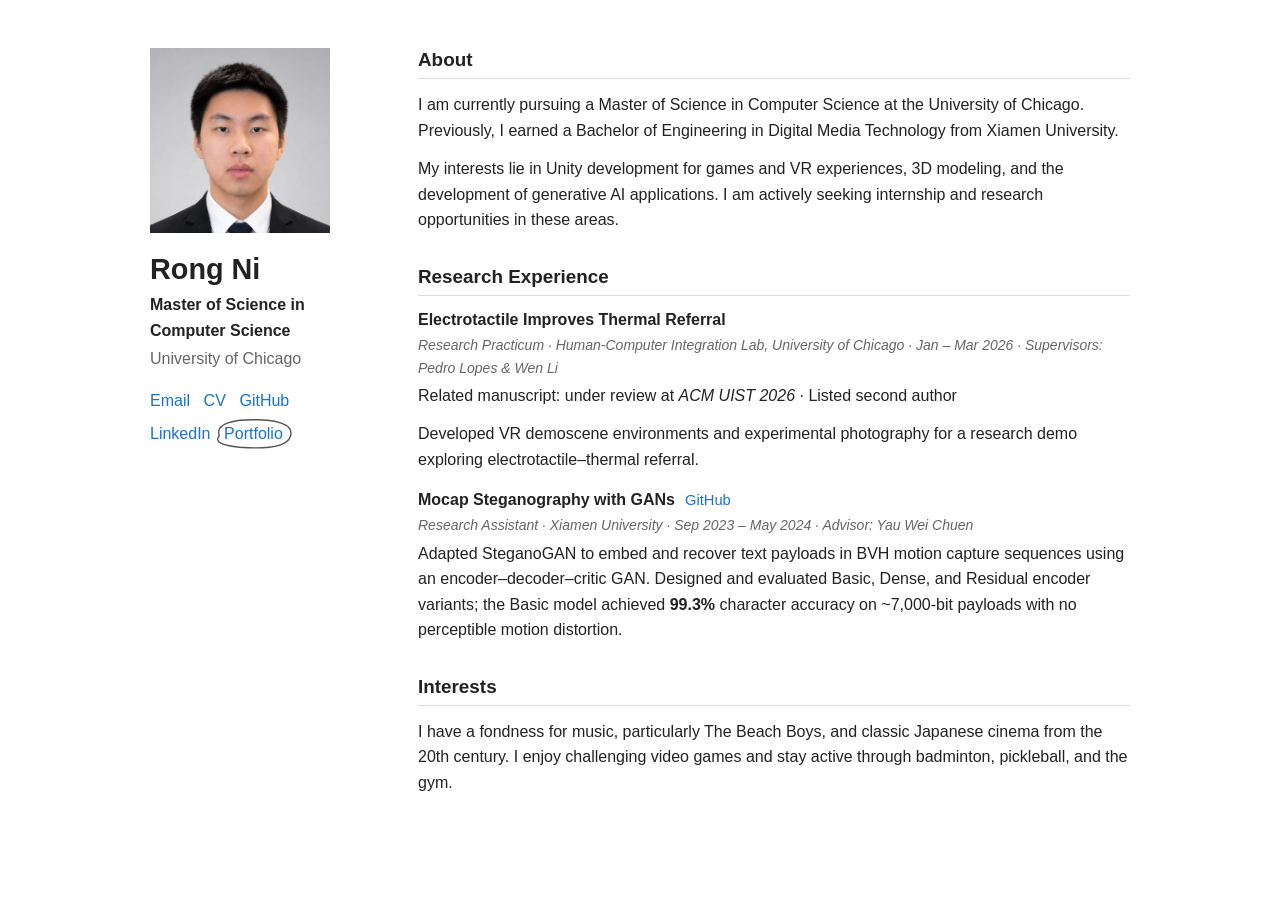
<file: index.html>
<!doctype html>
<html lang="en">
  <head>
    <meta charset="utf-8" />
    <meta name="viewport" content="width=device-width, initial-scale=1" />
    <title>Rong Ni</title>
    <meta
      name="description"
      content="Rong Ni is a Master of Science student in Computer Science at the University of Chicago with interests in Unity development for games and VR, 3D modeling, and generative AI applications."
    />
    <link rel="icon" href="favicon.svg" type="image/svg+xml" />
    <link rel="stylesheet" href="styles.css" />
  </head>
  <body>
    <div class="page">
      <aside class="sidebar">
        <div class="portrait-frame">
          <img
            class="portrait"
            src="materials/portrait.jpg"
            alt="Portrait of Rong Ni"
          />
        </div>
        <h1>Rong Ni</h1>
        <p class="role">Master of Science in Computer Science</p>
        <p class="affiliation">University of Chicago</p>

        <nav aria-label="Profile links">
          <a href="mailto:rongn@uchicago.edu">Email</a>
          <a href="materials/RongNi.pdf">CV</a>
          <a href="https://github.com/Tentengg">GitHub</a>
          <span aria-hidden="true" style="flex-basis:100%;height:0;"></span>
          <a href="https://www.linkedin.com/in/rong-ni-085b4b295/">LinkedIn</a>
          <span class="portfolio-mark">
            <a href="portfolio/">Portfolio</a>
            <svg viewBox="0 0 110 44" aria-hidden="true">
              <path
                id="portfolio-loop"
                d="M17 24C12 11 31 5 61 6C90 7 101 14 97 25C93 37 69 39 40 37C20 35 11 31 17 24Z"
              />
              <path
                class="portfolio-loop"
                d="M17 24C12 11 31 5 61 6C90 7 101 14 97 25C93 37 69 39 40 37C20 35 11 31 17 24Z"
              />
            </svg>
          </span>
        </nav>
      </aside>

      <main>
        <section aria-labelledby="about-title">
          <h2 id="about-title">About</h2>
          <p>
            I am currently pursuing a Master of Science in Computer Science at the University of
            Chicago. Previously, I earned a Bachelor of Engineering in Digital Media Technology from
            Xiamen University.
          </p>
          <p>
            My interests lie in Unity development for games and VR experiences,
            3D modeling, and the development of generative AI applications.
            I am actively seeking internship and research opportunities in these areas.
          </p>
        </section>

        <section aria-labelledby="projects-title">
          <h2 id="projects-title">Research Experience</h2>
          <article>
            <h3>Electrotactile Improves Thermal Referral</h3>
            <p class="meta">
              Research Practicum &middot; Human-Computer Integration Lab, University of Chicago
              &middot; Jan &ndash; Mar 2026 &middot; Supervisors: Pedro Lopes &amp; Wen Li
            </p>
            <p>
              Related manuscript: under review at <em>ACM UIST 2026</em> &middot;
              Listed second author
            </p>
            <p>
              Developed VR demoscene environments and experimental photography for a
              research demo exploring electrotactile&ndash;thermal referral.
            </p>
          </article>
          <article>
            <h3>
              Mocap Steganography with GANs
              <a href="https://github.com/Tentengg/mocap-steganography">GitHub</a>
            </h3>
            <p class="meta">
              Research Assistant &middot; Xiamen University &middot; Sep 2023 &ndash; May 2024
              &middot; Advisor: Yau Wei Chuen
            </p>
            <p>
              Adapted SteganoGAN to embed and recover text payloads in BVH motion capture
              sequences using an encoder&ndash;decoder&ndash;critic GAN. Designed and evaluated
              Basic, Dense, and Residual encoder variants; the Basic model achieved
              <strong>99.3%</strong> character accuracy on ~7,000-bit payloads with no
              perceptible motion distortion.
            </p>
          </article>
        </section>

        <section aria-labelledby="interests-title">
          <h2 id="interests-title">Interests</h2>
          <p>
            I have a fondness for music, particularly The Beach Boys, and classic Japanese
            cinema from the 20th century. I enjoy challenging video games and stay active
            through badminton, pickleball, and the gym.
          </p>
        </section>

      </main>
    </div>
  </body>
</html>
</file>
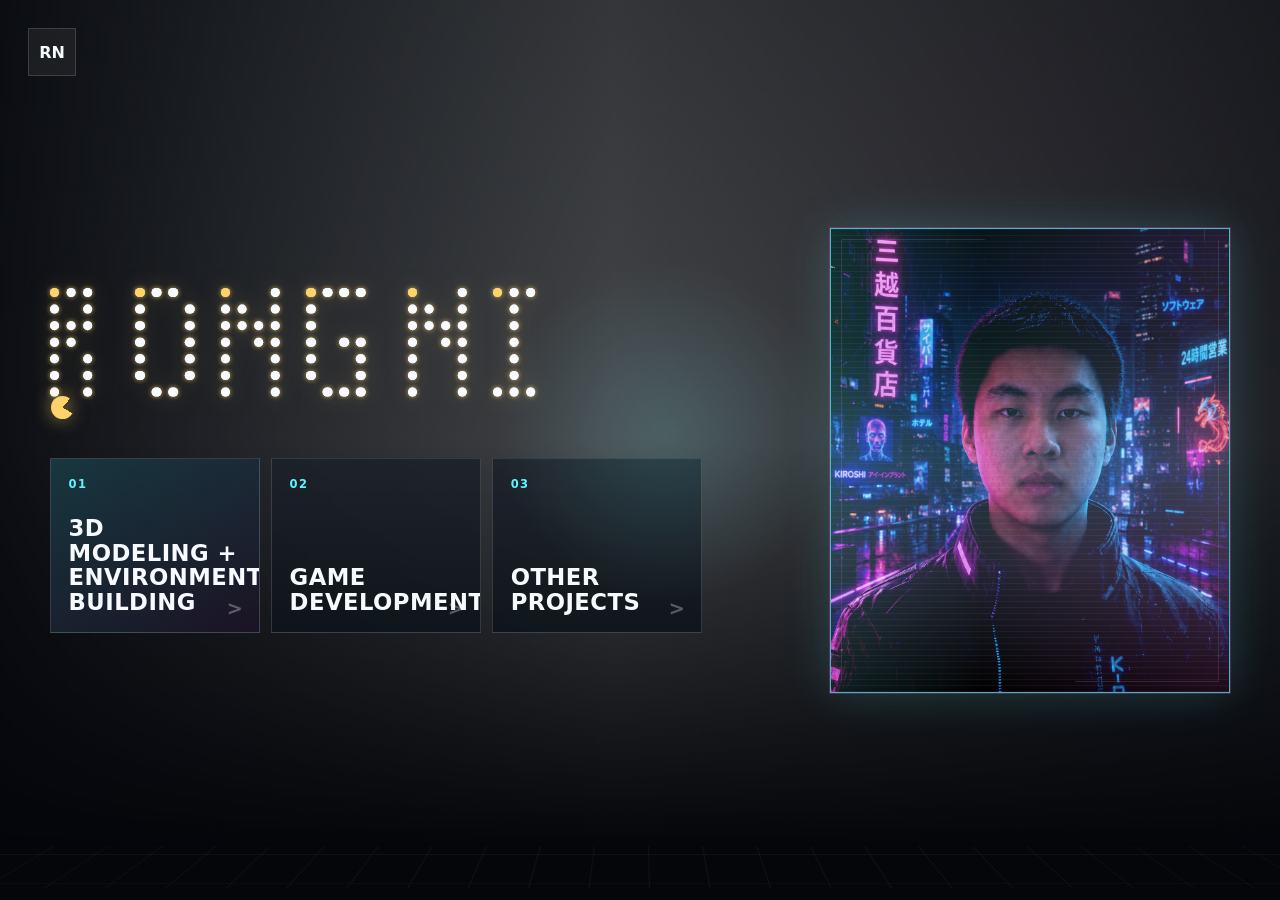
<file: portfolio/index.html>
<!doctype html>
<html lang="en">
  <head>
    <meta charset="utf-8" />
    <meta name="viewport" content="width=device-width, initial-scale=1" />
    <title>Rong Ni | Portfolio</title>
    <meta
      name="description"
      content="Portfolio of Rong Ni, featuring software projects, game development, and 3D modeling plus environment design."
    />
    <link rel="icon" href="favicon.svg" type="image/svg+xml" />
    <link rel="stylesheet" href="styles.css" />
  </head>
  <body>
    <div class="cursor-light" aria-hidden="true"></div>
    <div class="noise" aria-hidden="true"></div>

    <main class="site-shell">
      <section class="hero" aria-labelledby="hero-title">
        <div class="hero-video hero-youtube-bg" aria-hidden="true">
          <iframe
            src="https://www.youtube.com/embed/-cUoWeot-ys?autoplay=1&mute=1&controls=0&loop=1&playlist=-cUoWeot-ys&modestbranding=1&playsinline=1&rel=0"
            title=""
            tabindex="-1"
            allow="autoplay; encrypted-media"
          ></iframe>
        </div>
        <div class="depth-grid" aria-hidden="true"></div>
        <div class="scanline" aria-hidden="true"></div>

        <header class="topbar" aria-label="Homepage header">
          <div class="topbar-left">
            <a class="brand-mark" href="./" aria-label="Rong Ni home">
              <span>RN</span>
            </a>
          </div>
        </header>

        <div class="hero-layout">
          <section class="identity-panel" aria-label="Identity">
            <h1 id="hero-title" class="pacman-title" aria-label="Rong Ni">
              <span class="dot-word" aria-hidden="true">
                <span class="dot-letter letter-r"></span>
                <span class="dot-letter letter-o"></span>
                <span class="dot-letter letter-n"></span>
                <span class="dot-letter letter-g"></span>
              </span>
              <span class="dot-word" aria-hidden="true">
                <span class="dot-letter letter-n"></span>
                <span class="dot-letter letter-i"></span>
              </span>
            </h1>
            <div class="hero-entry-grid" aria-label="Portfolio sections">
              <a class="hero-entry primary-entry" href="modeling.html">
                <span>01</span>
                <strong>3D Modeling + Environment Building</strong>
              </a>
              <a class="hero-entry" href="games.html">
                <span>02</span>
                <strong>Game Development</strong>
              </a>
              <a class="hero-entry" href="genai.html">
                <span>03</span>
                <strong>Other Projects</strong>
              </a>
            </div>
          </section>

          <aside class="portrait-module" aria-label="Cyber portrait profile">
            <div class="portrait-frame">
              <img src="materials/6b0a0d49-ac27-499a-9932-f2d1a4a8a66d.png" alt="Cyberpunk portrait of Rong Ni" />
              <span class="portrait-scan" aria-hidden="true"></span>
            </div>
          </aside>
        </div>
      </section>

    </main>

    <script src="script.js"></script>
  </body>
</html>
</file>
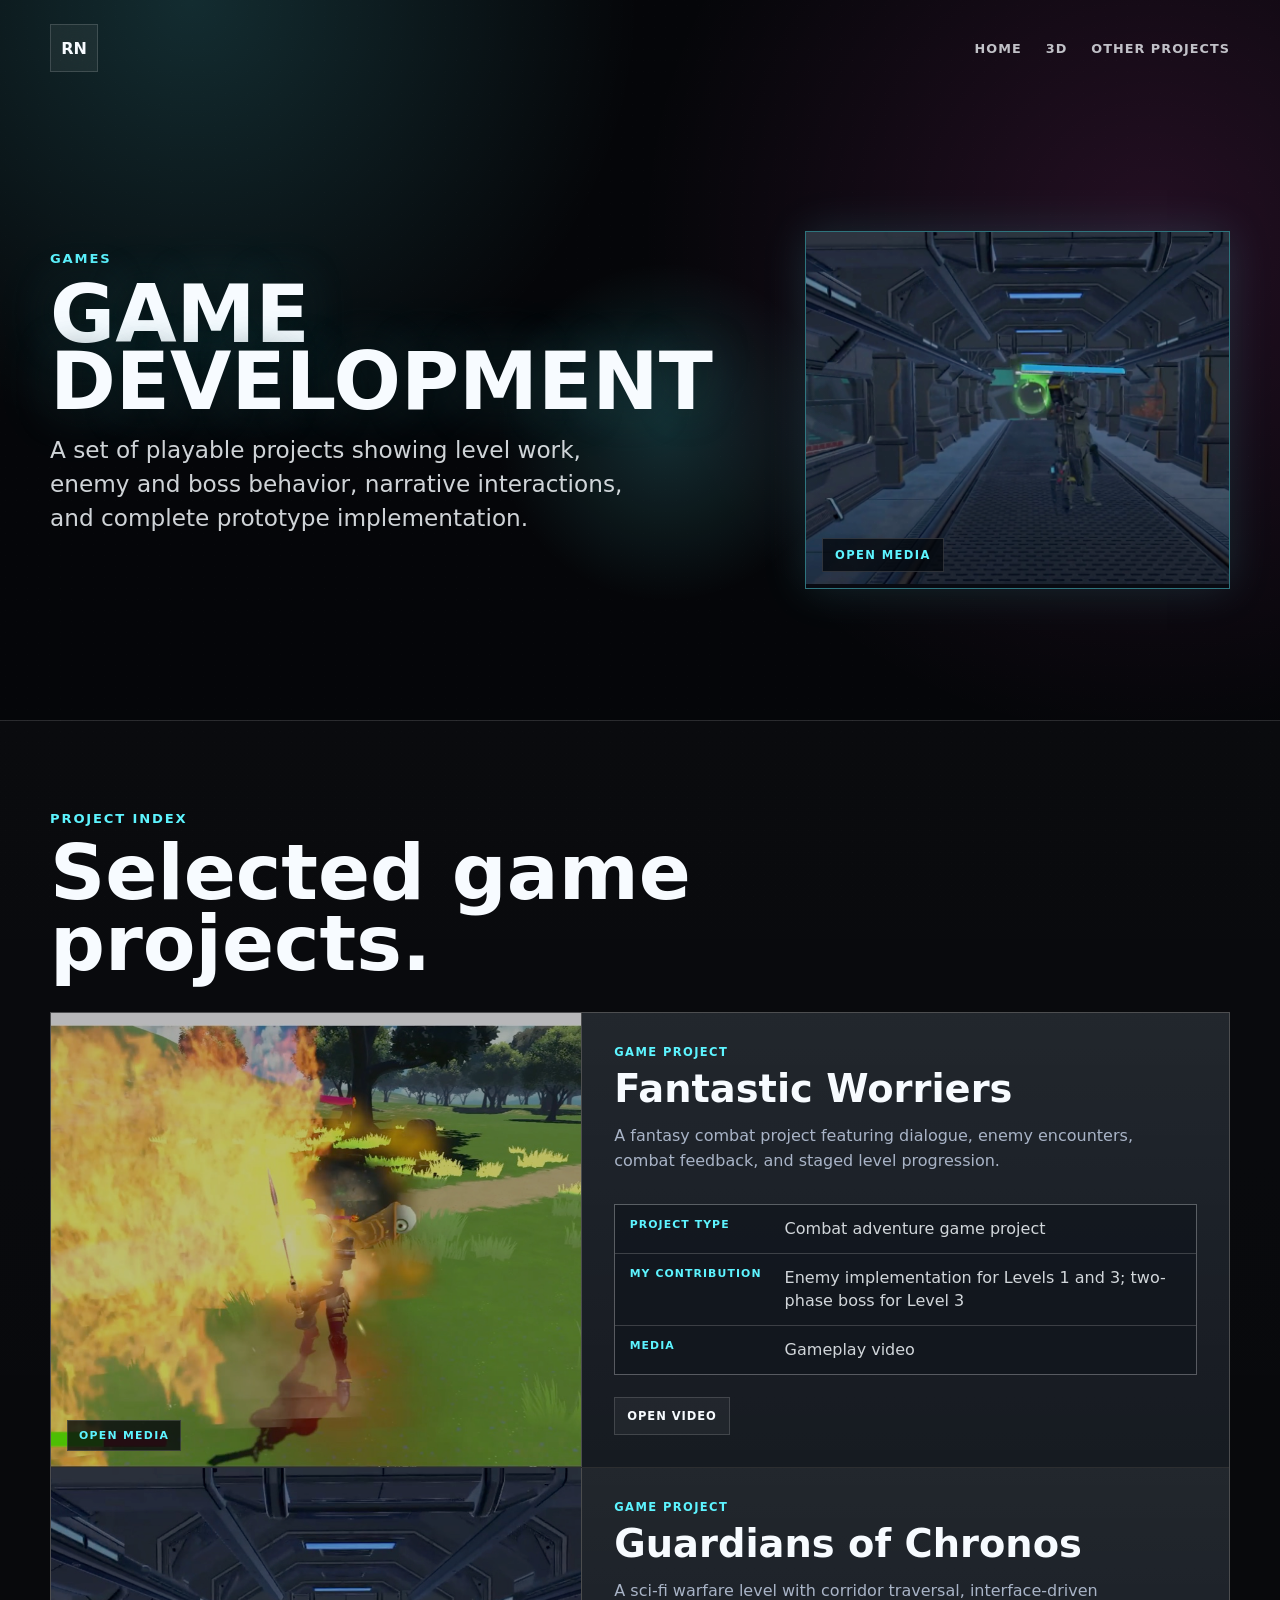
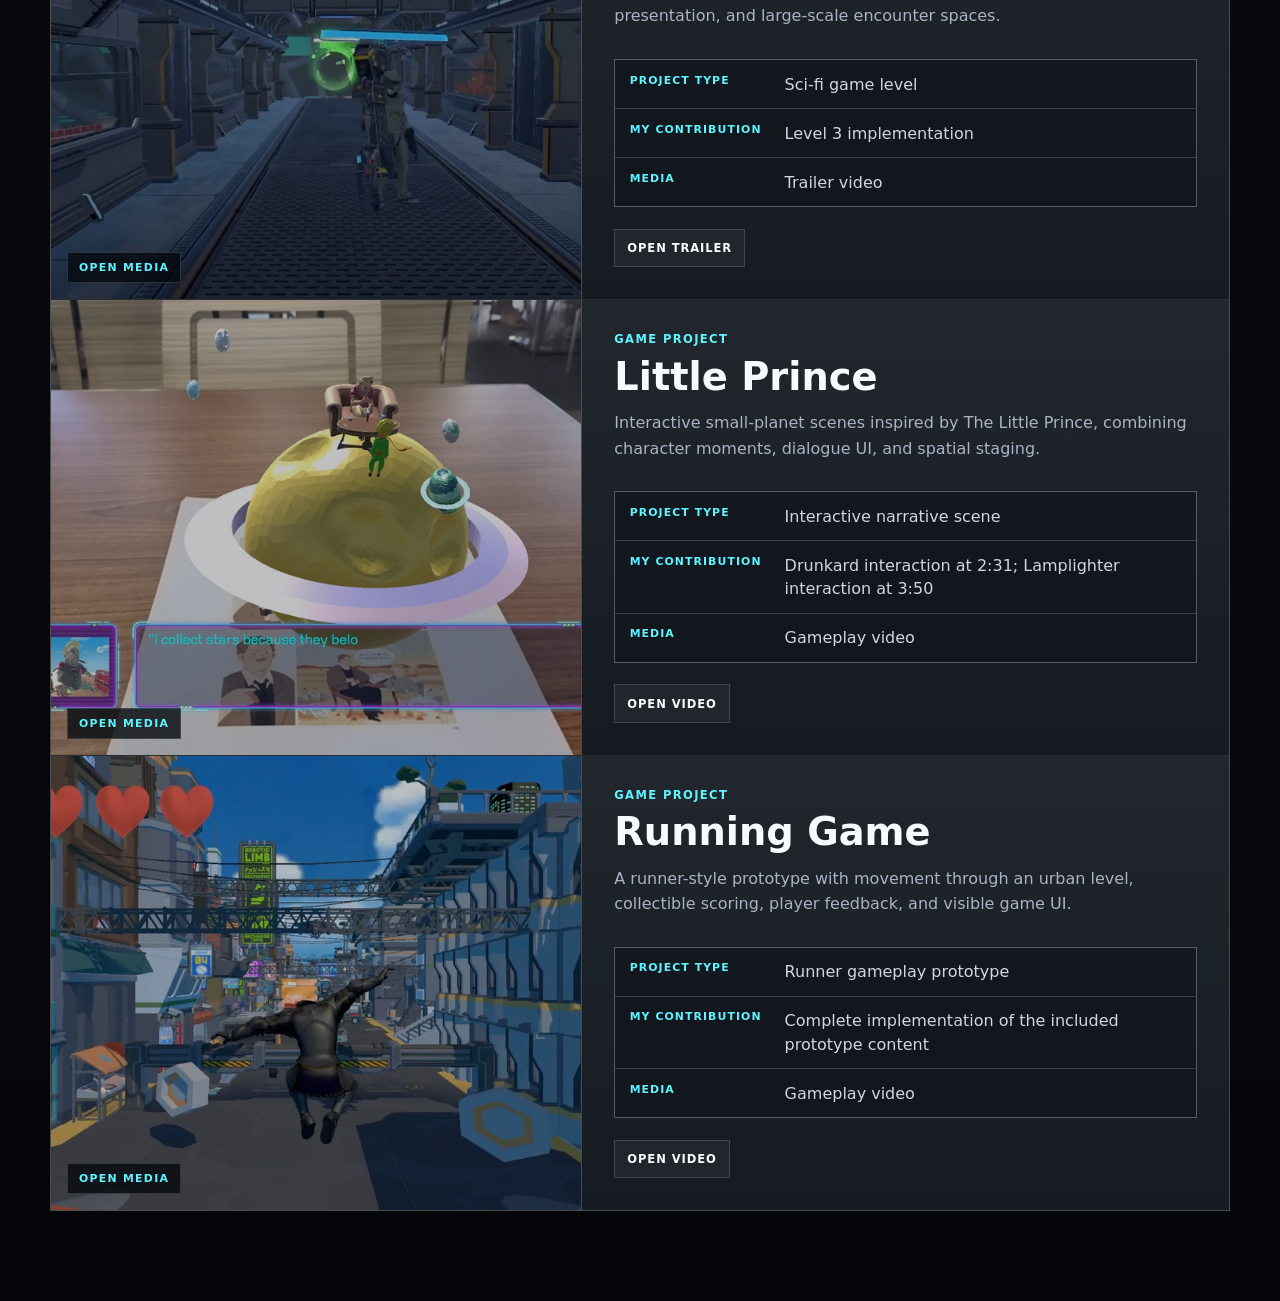
<file: portfolio/games.html>
<!doctype html>
<html lang="en">
  <head>
    <meta charset="utf-8" />
    <meta name="viewport" content="width=device-width, initial-scale=1" />
    <title>Games | Rong Ni</title>
    <meta name="description" content="Game development projects, footage, and contribution notes by Rong Ni." />
    <link rel="icon" href="favicon.svg" type="image/svg+xml" />
    <link rel="stylesheet" href="styles.css" />
  </head>
  <body class="subpage games-page">
    <div class="cursor-light" aria-hidden="true"></div>
    <div class="noise" aria-hidden="true"></div>
    <main class="site-shell">
      <header class="topbar page-topbar" aria-label="Site header">
        <div class="topbar-left">
          <a class="brand-mark" href="index.html" aria-label="Rong Ni home"><span>RN</span></a>
        </div>
        <nav class="topnav" aria-label="Primary">
          <a href="index.html">Home</a>
          <a href="modeling.html">3D</a>
          <a href="genai.html">Other Projects</a>
        </nav>
      </header>

      <section class="page-hero">
        <div>
          <p class="eyebrow">Games</p>
          <h1>Game development</h1>
          <p class="hero-line">
            A set of playable projects showing level work, enemy and boss behavior,
            narrative interactions, and complete prototype implementation.
          </p>
        </div>
        <a class="hero-media youtube-link" href="https://youtu.be/s2PunxFob_U" data-youtube-id="s2PunxFob_U">
          <img src="assets/posters/guardians.jpg" alt="Guardians of Chronos gameplay preview" />
        </a>
      </section>

      <section class="detail-section">
        <div class="section-heading compact">
          <p class="eyebrow">Project index</p>
          <h2>Selected game projects.</h2>
        </div>
        <div class="project-list">
          <article class="project-entry">
            <a class="project-media youtube-link" href="https://youtu.be/-RwCtoqHQ8k" data-youtube-id="-RwCtoqHQ8k">
              <img src="assets/posters/fantastic-worriers.jpg" alt="Fantastic Worriers gameplay preview" />
            </a>
            <div>
              <span>Game project</span>
              <h3>Fantastic Worriers</h3>
              <p>
                A fantasy combat project featuring dialogue, enemy encounters,
                combat feedback, and staged level progression.
              </p>
              <dl class="project-meta" aria-label="Fantastic Worriers project facts">
                <div>
                  <dt>Project type</dt>
                  <dd>Combat adventure game project</dd>
                </div>
                <div>
                  <dt>My contribution</dt>
                  <dd>Enemy implementation for Levels 1 and 3; two-phase boss for Level 3</dd>
                </div>
                <div>
                  <dt>Media</dt>
                  <dd>Gameplay video</dd>
                </div>
              </dl>
              <a class="text-link youtube-link" href="https://youtu.be/-RwCtoqHQ8k" data-youtube-id="-RwCtoqHQ8k">Open video</a>
            </div>
          </article>

          <article class="project-entry">
            <a class="project-media youtube-link" href="https://youtu.be/s2PunxFob_U" data-youtube-id="s2PunxFob_U">
              <img src="assets/posters/guardians.jpg" alt="Guardians of Chronos gameplay preview" />
            </a>
            <div>
              <span>Game project</span>
              <h3>Guardians of Chronos</h3>
              <p>
                A sci-fi warfare level with corridor traversal,
                interface-driven presentation, and large-scale encounter spaces.
              </p>
              <dl class="project-meta" aria-label="Guardians of Chronos project facts">
                <div>
                  <dt>Project type</dt>
                  <dd>Sci-fi game level</dd>
                </div>
                <div>
                  <dt>My contribution</dt>
                  <dd>Level 3 implementation</dd>
                </div>
                <div>
                  <dt>Media</dt>
                  <dd>Trailer video</dd>
                </div>
              </dl>
              <a class="text-link youtube-link" href="https://youtu.be/s2PunxFob_U" data-youtube-id="s2PunxFob_U">Open trailer</a>
            </div>
          </article>

          <article class="project-entry">
            <a class="project-media youtube-link" href="https://youtu.be/U_rz7zBNgQw" data-youtube-id="U_rz7zBNgQw">
              <img src="assets/posters/little-prince.jpg" alt="Little Prince gameplay preview" />
            </a>
            <div>
              <span>Game project</span>
              <h3>Little Prince</h3>
              <p>
                Interactive small-planet scenes inspired by The Little Prince,
                combining character moments, dialogue UI, and spatial staging.
              </p>
              <dl class="project-meta" aria-label="Little Prince project facts">
                <div>
                  <dt>Project type</dt>
                  <dd>Interactive narrative scene</dd>
                </div>
                <div>
                  <dt>My contribution</dt>
                  <dd>Drunkard interaction at 2:31; Lamplighter interaction at 3:50</dd>
                </div>
                <div>
                  <dt>Media</dt>
                  <dd>Gameplay video</dd>
                </div>
              </dl>
              <a class="text-link youtube-link" href="https://youtu.be/U_rz7zBNgQw" data-youtube-id="U_rz7zBNgQw">Open video</a>
            </div>
          </article>

          <article class="project-entry">
            <a class="project-media youtube-link" href="https://youtu.be/c-wGBs6KhQM" data-youtube-id="c-wGBs6KhQM">
              <img src="assets/posters/running-game.jpg" alt="Running Game preview" />
            </a>
            <div>
              <span>Game project</span>
              <h3>Running Game</h3>
              <p>
                A runner-style prototype with movement through an urban level,
                collectible scoring, player feedback, and visible game UI.
              </p>
              <dl class="project-meta" aria-label="Running Game project facts">
                <div>
                  <dt>Project type</dt>
                  <dd>Runner gameplay prototype</dd>
                </div>
                <div>
                  <dt>My contribution</dt>
                  <dd>Complete implementation of the included prototype content</dd>
                </div>
                <div>
                  <dt>Media</dt>
                  <dd>Gameplay video</dd>
                </div>
              </dl>
              <a class="text-link youtube-link" href="https://youtu.be/c-wGBs6KhQM" data-youtube-id="c-wGBs6KhQM">Open video</a>
            </div>
          </article>
        </div>
      </section>
    </main>
    <script src="script.js"></script>
  </body>
</html>
</file>
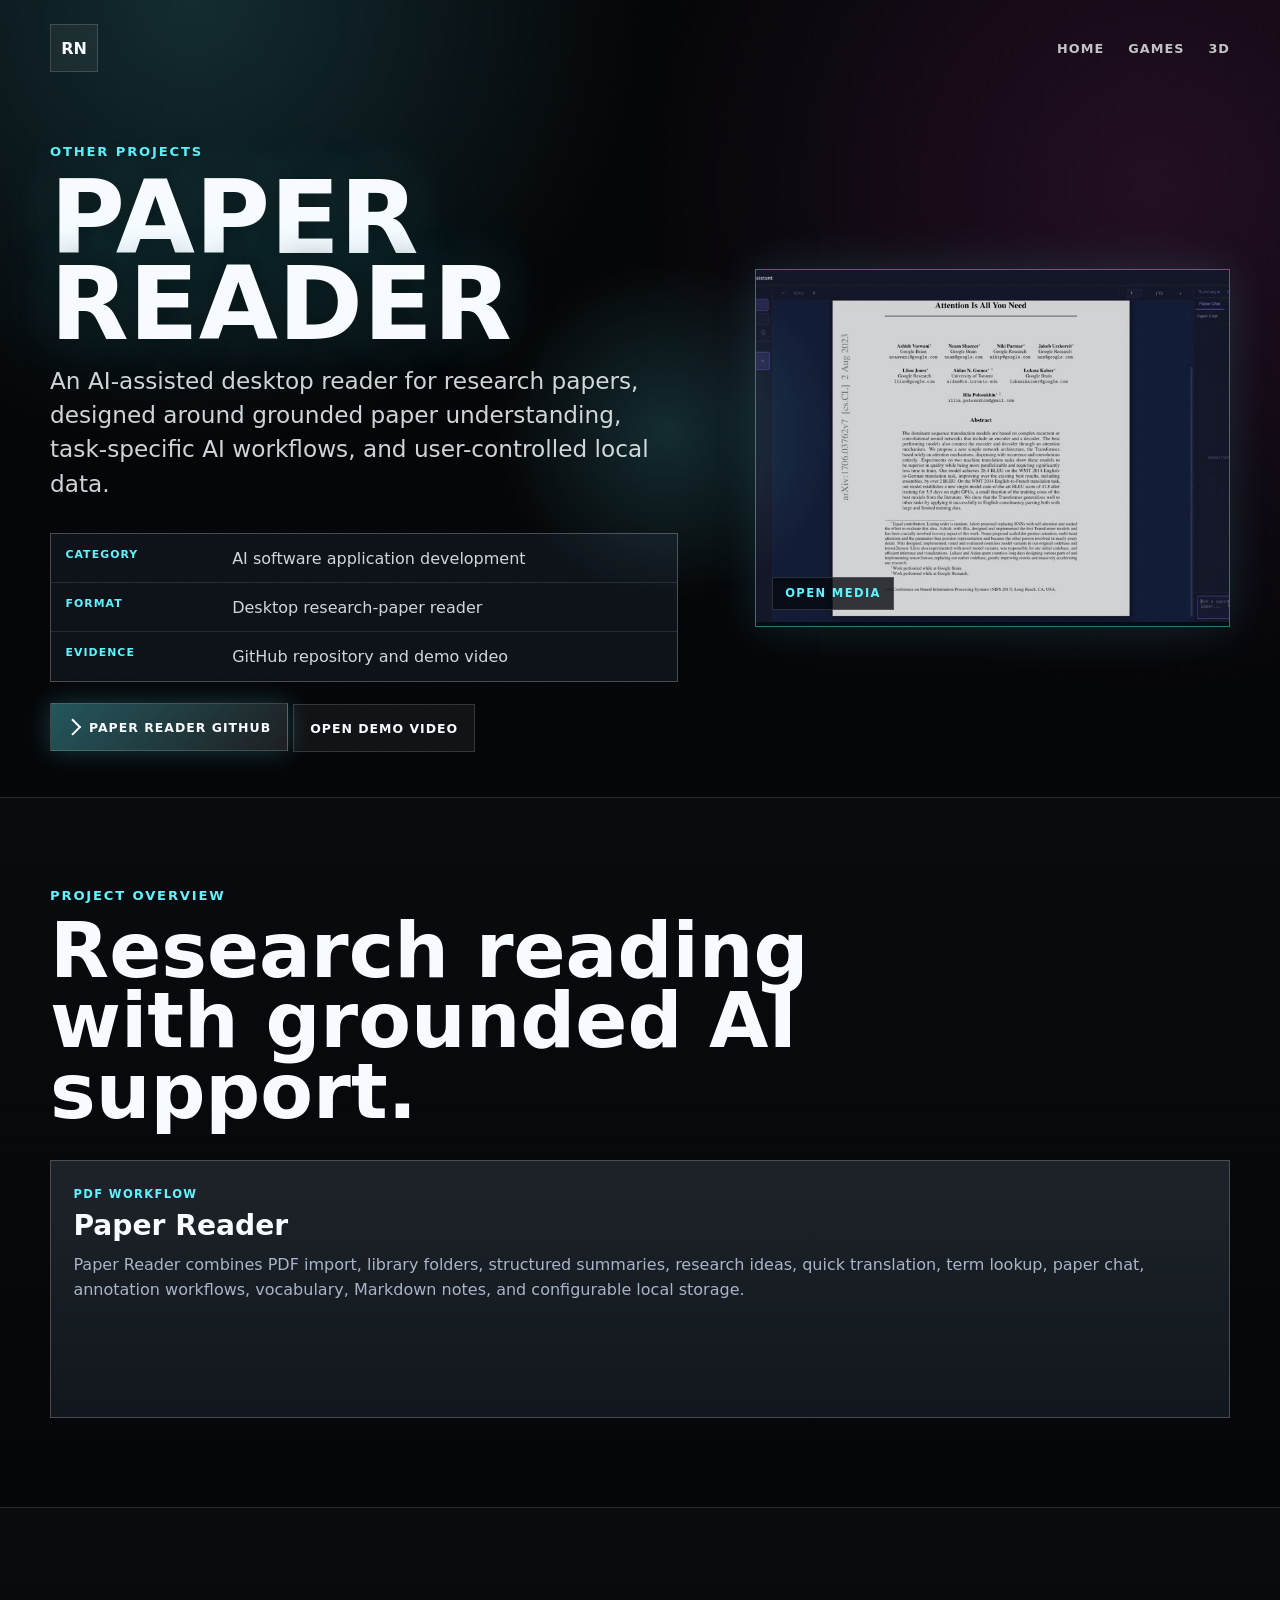
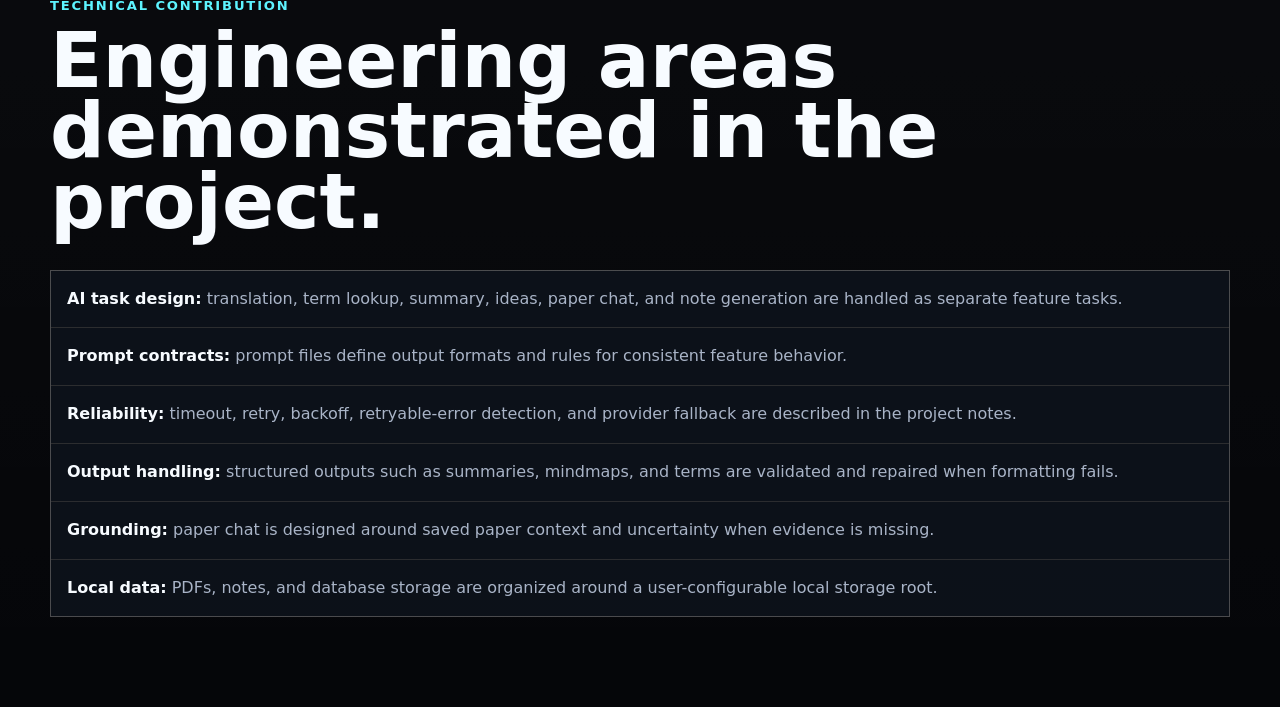
<file: portfolio/genai.html>
<!doctype html>
<html lang="en">
  <head>
    <meta charset="utf-8" />
    <meta name="viewport" content="width=device-width, initial-scale=1" />
    <title>Other Projects | Rong Ni</title>
    <meta name="description" content="Other projects by Rong Ni, including Paper Reader." />
    <link rel="icon" href="favicon.svg" type="image/svg+xml" />
    <link rel="stylesheet" href="styles.css" />
  </head>
  <body class="subpage">
    <div class="cursor-light" aria-hidden="true"></div>
    <div class="noise" aria-hidden="true"></div>
    <main class="site-shell">
      <header class="topbar page-topbar" aria-label="Site header">
        <div class="topbar-left">
          <a class="brand-mark" href="index.html" aria-label="Rong Ni home"><span>RN</span></a>
        </div>
        <nav class="topnav" aria-label="Primary">
          <a href="index.html">Home</a>
          <a href="games.html">Games</a>
          <a href="modeling.html">3D</a>
        </nav>
      </header>

      <section class="page-hero">
        <div>
          <p class="eyebrow">Other projects</p>
          <h1>Paper Reader</h1>
          <p class="hero-line">
            An AI-assisted desktop reader for research papers, designed around
            grounded paper understanding, task-specific AI workflows, and user-controlled local data.
          </p>
          <dl class="project-meta hero-meta" aria-label="Paper Reader project facts">
            <div>
              <dt>Category</dt>
              <dd>AI software application development</dd>
            </div>
            <div>
              <dt>Format</dt>
              <dd>Desktop research-paper reader</dd>
            </div>
            <div>
              <dt>Evidence</dt>
              <dd>GitHub repository and demo video</dd>
            </div>
          </dl>
          <div class="hero-actions">
            <a class="solid-link" href="https://github.com/Tentengg/Paper-Reader.git">
              <span class="link-icon" aria-hidden="true"></span>
              Paper Reader GitHub
            </a>
            <a class="ghost-link youtube-link" href="https://youtu.be/eEhbUBcyzes" data-youtube-id="eEhbUBcyzes">Open demo video</a>
          </div>
        </div>
        <a class="hero-media youtube-link" href="https://youtu.be/eEhbUBcyzes" data-youtube-id="eEhbUBcyzes" aria-label="Open Paper Reader demo video">
          <img src="assets/posters/genai-demo.jpg" alt="Paper Reader demo screen" />
        </a>
      </section>

      <section class="detail-section">
        <div class="section-heading compact">
          <p class="eyebrow">Project overview</p>
          <h2>Research reading with grounded AI support.</h2>
        </div>
        <div class="project-grid">
          <article class="detail-card">
            <span>PDF workflow</span>
            <h3>Paper Reader</h3>
            <p>
              Paper Reader combines PDF import, library folders, structured summaries,
              research ideas, quick translation, term lookup, paper chat, annotation
              workflows, vocabulary, Markdown notes, and configurable local storage.
            </p>
          </article>
        </div>
      </section>

      <section class="detail-section">
        <div class="section-heading compact">
          <p class="eyebrow">Technical contribution</p>
          <h2>Engineering areas demonstrated in the project.</h2>
        </div>
        <ul class="evidence-list">
          <li><strong>AI task design:</strong> translation, term lookup, summary, ideas, paper chat, and note generation are handled as separate feature tasks.</li>
          <li><strong>Prompt contracts:</strong> prompt files define output formats and rules for consistent feature behavior.</li>
          <li><strong>Reliability:</strong> timeout, retry, backoff, retryable-error detection, and provider fallback are described in the project notes.</li>
          <li><strong>Output handling:</strong> structured outputs such as summaries, mindmaps, and terms are validated and repaired when formatting fails.</li>
          <li><strong>Grounding:</strong> paper chat is designed around saved paper context and uncertainty when evidence is missing.</li>
          <li><strong>Local data:</strong> PDFs, notes, and database storage are organized around a user-configurable local storage root.</li>
        </ul>
      </section>
    </main>
    <script src="script.js"></script>
  </body>
</html>
</file>
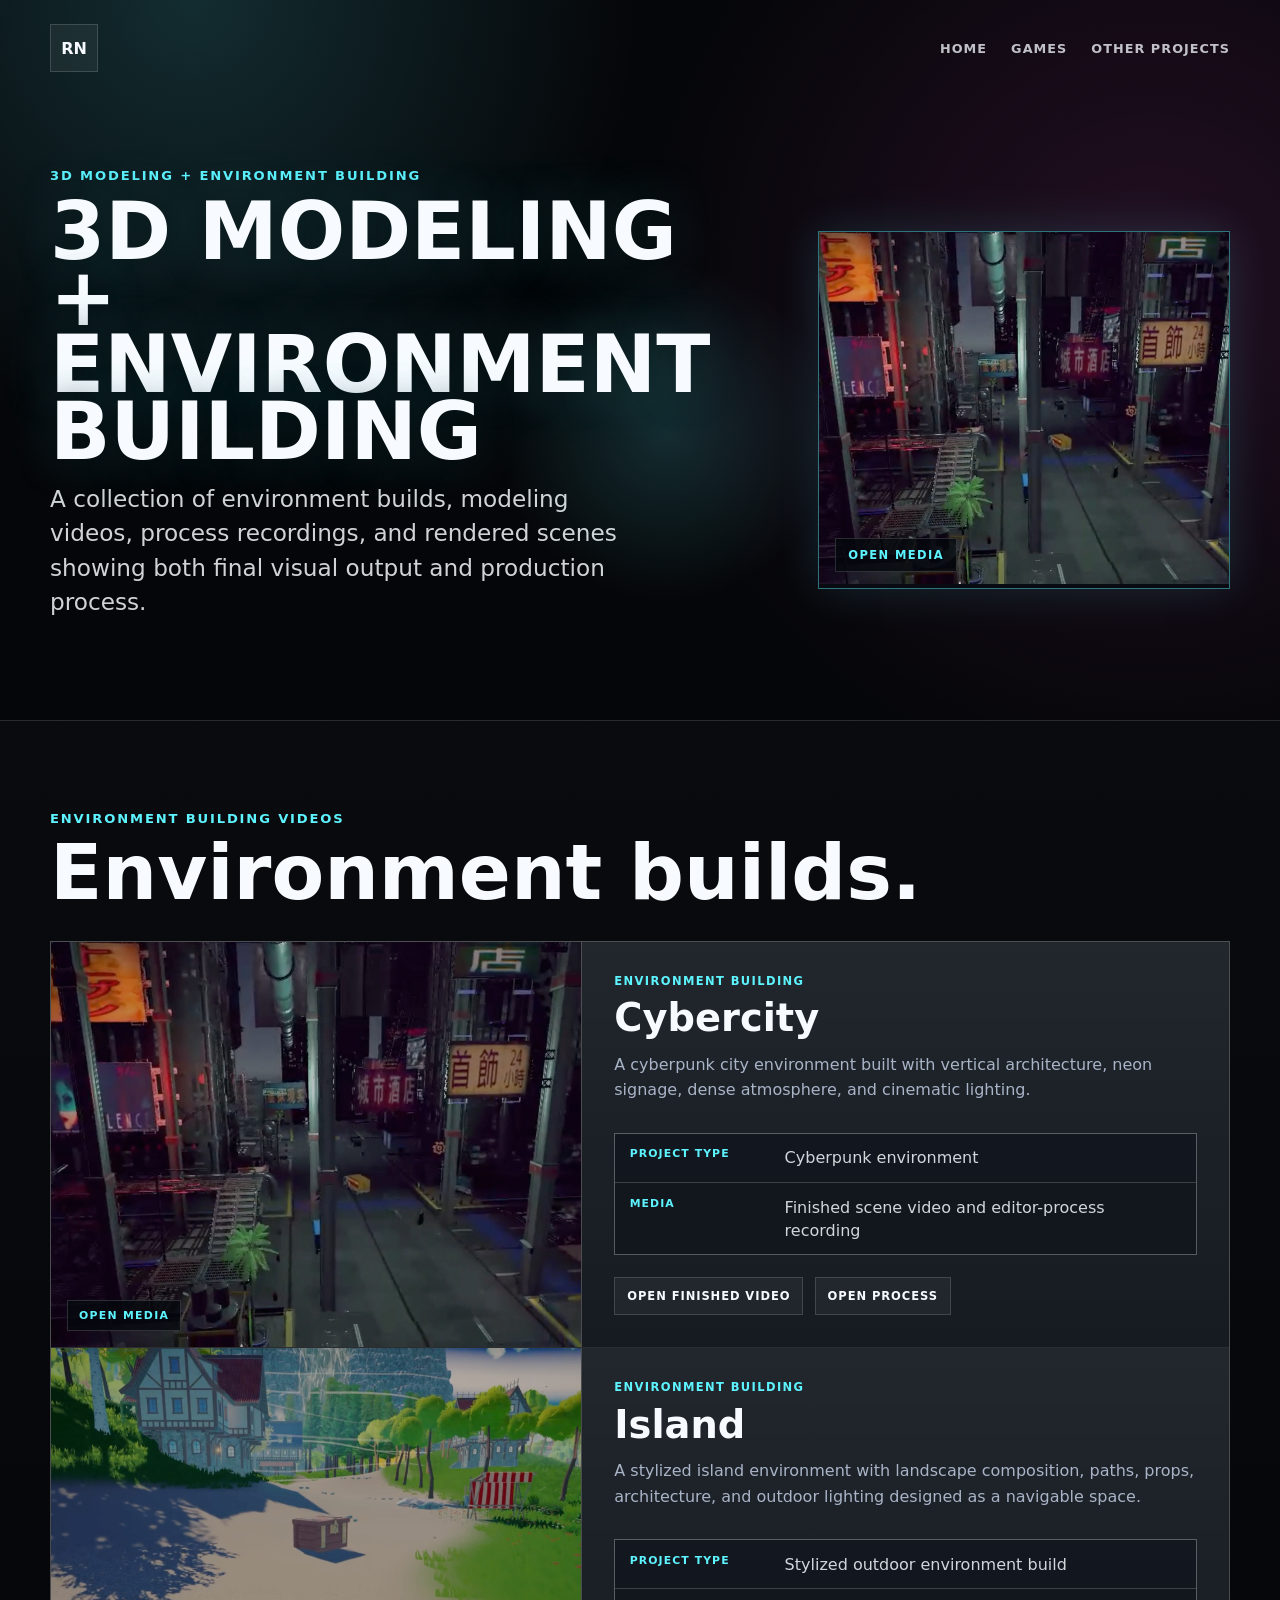
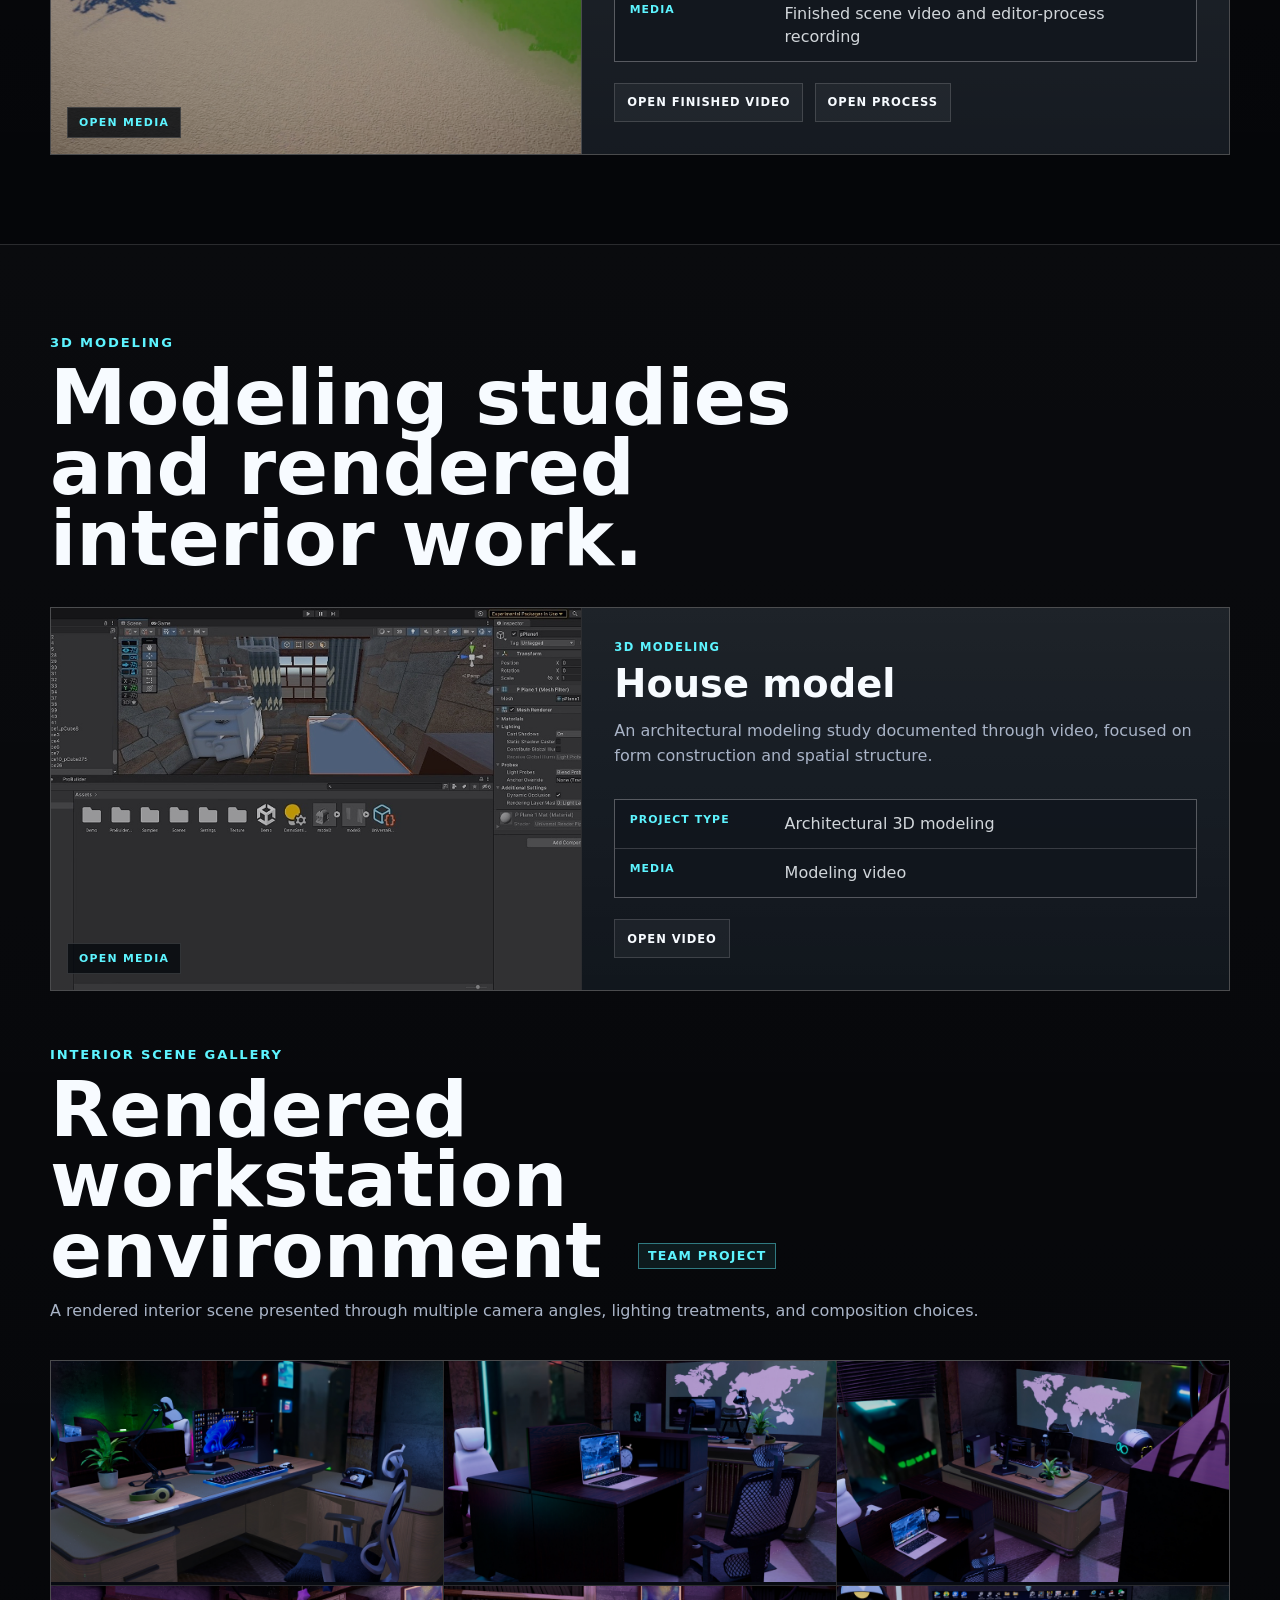
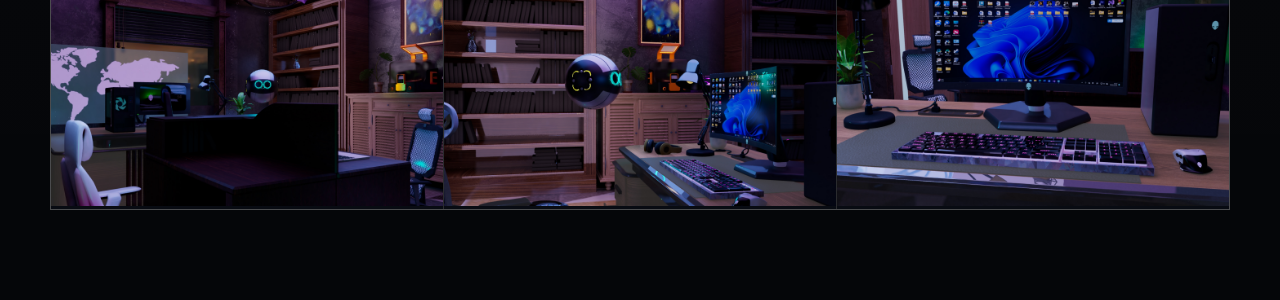
<file: portfolio/modeling.html>
<!doctype html>
<html lang="en">
  <head>
    <meta charset="utf-8" />
    <meta name="viewport" content="width=device-width, initial-scale=1" />
    <title>3D Modeling + Environment Building | Rong Ni</title>
    <meta name="description" content="3D modeling, rendered scenes, and environment-building process materials by Rong Ni." />
    <link rel="icon" href="favicon.svg" type="image/svg+xml" />
    <link rel="stylesheet" href="styles.css" />
  </head>
  <body class="subpage modeling-page">
    <div class="cursor-light" aria-hidden="true"></div>
    <div class="noise" aria-hidden="true"></div>
    <main class="site-shell">
      <header class="topbar page-topbar" aria-label="Site header">
        <div class="topbar-left">
          <a class="brand-mark" href="index.html" aria-label="Rong Ni home"><span>RN</span></a>
        </div>
        <nav class="topnav" aria-label="Primary">
          <a href="index.html">Home</a>
          <a href="games.html">Games</a>
          <a href="genai.html">Other Projects</a>
        </nav>
      </header>

      <section class="page-hero">
        <div>
          <p class="eyebrow">3D modeling + environment building</p>
          <h1>3D modeling + environment building</h1>
          <p class="hero-line">
            A collection of environment builds, modeling videos, process recordings,
            and rendered scenes showing both final visual output and production process.
          </p>
        </div>
        <a class="hero-media youtube-link" href="https://youtu.be/-cUoWeot-ys" data-youtube-id="-cUoWeot-ys">
          <img src="assets/posters/cybercity.jpg" alt="Cybercity scene preview" />
        </a>
      </section>

      <section class="detail-section">
        <div class="section-heading compact">
          <p class="eyebrow">Environment building videos</p>
          <h2>Environment builds.</h2>
        </div>
        <div class="project-list">
          <article class="project-entry">
            <a class="project-media youtube-link" href="https://youtu.be/-cUoWeot-ys" data-youtube-id="-cUoWeot-ys">
              <img src="assets/posters/cybercity.jpg" alt="Cybercity preview" />
            </a>
            <div>
              <span>Environment building</span>
              <h3>Cybercity</h3>
              <p>
                A cyberpunk city environment built with vertical architecture,
                neon signage, dense atmosphere, and cinematic lighting.
              </p>
              <dl class="project-meta" aria-label="Cybercity project facts">
                <div>
                 <dt>Project type</dt>
                  <dd>Cyberpunk environment</dd>
                </div>
                <div>
                  <dt>Media</dt>
                  <dd>Finished scene video and editor-process recording</dd>
                </div>
              </dl>
              <div class="inline-actions">
                <a class="text-link youtube-link" href="https://youtu.be/-cUoWeot-ys" data-youtube-id="-cUoWeot-ys">Open finished video</a>
                <a class="text-link youtube-link" href="https://youtu.be/mva0qQ_YBVo" data-youtube-id="mva0qQ_YBVo">Open process</a>
              </div>
            </div>
          </article>

          <article class="project-entry">
            <a class="project-media youtube-link" href="https://youtu.be/veCk8GSBPNc" data-youtube-id="veCk8GSBPNc">
              <img src="assets/posters/island.jpg" alt="Island scene preview" />
            </a>
            <div>
              <span>Environment building</span>
              <h3>Island</h3>
              <p>
                A stylized island environment with landscape composition, paths,
                props, architecture, and outdoor lighting designed as a navigable space.
              </p>
              <dl class="project-meta" aria-label="Island project facts">
                <div>
                  <dt>Project type</dt>
                  <dd>Stylized outdoor environment build</dd>
                </div>
                <div>
                  <dt>Media</dt>
                  <dd>Finished scene video and editor-process recording</dd>
                </div>
              </dl>
              <div class="inline-actions">
                <a class="text-link youtube-link" href="https://youtu.be/veCk8GSBPNc" data-youtube-id="veCk8GSBPNc">Open finished video</a>
                <a class="text-link youtube-link" href="https://youtu.be/B8cstsaqd8s" data-youtube-id="B8cstsaqd8s">Open process</a>
              </div>
            </div>
          </article>
        </div>
      </section>

      <section class="detail-section">
        <div class="section-heading compact">
          <p class="eyebrow">3D modeling</p>
          <h2>Modeling studies and rendered interior work.</h2>
        </div>
        <article class="project-entry modeling-feature">
          <a class="project-media youtube-link" href="https://youtu.be/3w5ZM9dDaVw" data-youtube-id="3w5ZM9dDaVw">
            <img src="assets/posters/house.jpg" alt="House modeling preview" />
          </a>
          <div>
            <span>3D modeling</span>
            <h3>House model</h3>
            <p>
              An architectural modeling study documented through video, focused
              on form construction and spatial structure.
            </p>
            <dl class="project-meta" aria-label="House model project facts">
              <div>
                <dt>Project type</dt>
                <dd>Architectural 3D modeling</dd>
              </div>
              <div>
                <dt>Media</dt>
                <dd>Modeling video</dd>
              </div>
            </dl>
            <a class="text-link youtube-link" href="https://youtu.be/3w5ZM9dDaVw" data-youtube-id="3w5ZM9dDaVw">Open video</a>
          </div>
        </article>
        <div class="section-heading compact gallery-heading">
          <p class="eyebrow">Interior scene gallery</p>
          <h2>Rendered workstation environment <span class="heading-note">Team project</span></h2>
          <p>
            A rendered interior scene presented through multiple camera angles,
            lighting treatments, and composition choices.
          </p>
        </div>
        <div class="gallery-grid">
          <button class="gallery-item" type="button" data-full="materials/Group2%20Rendered%20JPEGS/Render1.jpg">
            <img src="materials/Group2%20Rendered%20JPEGS/Render1.jpg" alt="Rendered interior scene 1" />
          </button>
          <button class="gallery-item" type="button" data-full="materials/Group2%20Rendered%20JPEGS/Render2.jpg">
            <img src="materials/Group2%20Rendered%20JPEGS/Render2.jpg" alt="Rendered interior scene 2" />
          </button>
          <button class="gallery-item" type="button" data-full="materials/Group2%20Rendered%20JPEGS/Render3.jpg">
            <img src="materials/Group2%20Rendered%20JPEGS/Render3.jpg" alt="Rendered interior scene 3" />
          </button>
          <button class="gallery-item" type="button" data-full="materials/Group2%20Rendered%20JPEGS/Render4.jpg">
            <img src="materials/Group2%20Rendered%20JPEGS/Render4.jpg" alt="Rendered interior scene 4" />
          </button>
          <button class="gallery-item" type="button" data-full="materials/Group2%20Rendered%20JPEGS/Render8.jpg">
            <img src="materials/Group2%20Rendered%20JPEGS/Render8.jpg" alt="Rendered interior scene 8" />
          </button>
          <button class="gallery-item" type="button" data-full="materials/Group2%20Rendered%20JPEGS/Render15.jpg">
            <img src="materials/Group2%20Rendered%20JPEGS/Render15.jpg" alt="Rendered interior scene 15" />
          </button>
        </div>
      </section>
    </main>
    <script src="script.js"></script>
  </body>
</html>
</file>
<file: styles.css>
:root {
  --bg: #ffffff;
  --ink: #222222;
  --muted: #666666;
  --line: #dddddd;
  --link: #1772d0;
  --font: Arial, Helvetica, sans-serif;
}

* {
  box-sizing: border-box;
}

body {
  margin: 0;
  background: var(--bg);
  color: var(--ink);
  font-family: var(--font);
  font-size: 16px;
  line-height: 1.6;
}

a {
  color: var(--link);
  text-decoration: none;
}

a:hover,
a:focus-visible {
  text-decoration: underline;
}

.page {
  width: min(980px, calc(100% - 2rem));
  margin: 0 auto;
  display: grid;
  grid-template-columns: 220px minmax(0, 1fr);
  gap: 3rem;
  padding: 3rem 0 4rem;
}

.sidebar {
  align-self: start;
  position: sticky;
  top: 2rem;
}

.portrait-frame {
  width: 180px;
  height: 185px;
  margin-bottom: 1.2rem;
  overflow: hidden;
  background: #dfe2e7;
}

.portrait {
  width: 100%;
  height: 100%;
  display: block;
  object-fit: cover;
  object-position: center 18%;
  transform: scale(1.58);
  transform-origin: center 18%;
}

h1,
h2,
h3,
p {
  margin-top: 0;
}

h1 {
  margin-bottom: 0.35rem;
  font-size: 1.8rem;
  line-height: 1.2;
  font-weight: 600;
}

.role,
.affiliation {
  margin-bottom: 0.15rem;
}

.role {
  font-weight: 600;
}

.affiliation {
  color: var(--muted);
}

.sidebar nav {
  display: flex;
  flex-wrap: wrap;
  gap: 0.25rem 0.85rem;
  margin-top: 1rem;
}

.portfolio-mark {
  position: relative;
  display: inline-flex;
  align-items: center;
}

.portfolio-mark svg {
  position: absolute;
  left: 50%;
  top: 50%;
  width: 6.1rem;
  height: 2.45rem;
  overflow: visible;
  pointer-events: none;
  transform: translate(-50%, -50%);
}

#portfolio-loop {
  fill: none;
  stroke: none;
}

.portfolio-loop {
  fill: none;
  stroke: #555555;
  stroke-width: 1.55;
  stroke-linecap: round;
  stroke-linejoin: round;
  stroke-dasharray: 280;
  stroke-dashoffset: 280;
  animation: sketch-loop 2.8s 0.45s linear forwards;
}

main {
  min-width: 0;
}

section + section {
  margin-top: 2rem;
}

h2 {
  margin-bottom: 0.8rem;
  padding-bottom: 0.35rem;
  border-bottom: 1px solid var(--line);
  font-size: 1.18rem;
  line-height: 1.3;
  font-weight: 600;
}

h3 {
  margin-bottom: 0.2rem;
  font-size: 1rem;
  line-height: 1.4;
  font-weight: 600;
}

h3 a {
  margin-left: 0.35rem;
  font-size: 0.92rem;
  font-weight: 400;
}

p {
  margin-bottom: 0.8rem;
}

.plain-list {
  margin: 0;
  padding-left: 1.2rem;
}

article + article,
.entry + .entry {
  margin-top: 1rem;
}

p.meta {
  font-size: 0.875rem;
  font-style: italic;
  color: var(--muted);
  margin-bottom: 0.25rem;
}

@keyframes sketch-loop {
  to {
    stroke-dashoffset: 0;
  }
}

@media (max-width: 700px) {
  .page {
    grid-template-columns: 1fr;
    gap: 2rem;
    padding-top: 1.5rem;
  }

  .sidebar {
    position: static;
  }
}

@media (prefers-reduced-motion: reduce) {
  .portfolio-mark svg {
    animation: none;
  }

  .portfolio-loop {
    animation: none;
    stroke-dashoffset: 0;
  }
}
</file>
<file: portfolio/styles.css>
:root {
  color-scheme: dark;
  --bg: #050609;
  --ink: #f7fbff;
  --muted: #a9b4c7;
  --soft: rgba(247, 251, 255, 0.72);
  --line: rgba(255, 255, 255, 0.15);
  --panel: rgba(6, 10, 17, 0.68);
  --panel-strong: rgba(8, 13, 22, 0.86);
  --cyan: #5df4ff;
  --magenta: #ff4fd8;
  --green: #7bffba;
  --gold: #ffd36b;
  --font: Inter, ui-sans-serif, system-ui, -apple-system, BlinkMacSystemFont, "Segoe UI", sans-serif;
}

* {
  box-sizing: border-box;
}

html {
  scroll-behavior: smooth;
}

body {
  margin: 0;
  min-width: 320px;
  background: var(--bg);
  color: var(--ink);
  font-family: var(--font);
}

a {
  color: inherit;
  text-decoration: none;
}

.site-shell {
  min-height: 100svh;
  overflow: hidden;
  background:
    radial-gradient(circle at 18% 12%, rgba(93, 244, 255, 0.18), transparent 28rem),
    radial-gradient(circle at 88% 16%, rgba(255, 79, 216, 0.14), transparent 30rem),
    #050609;
}

.cursor-light {
  position: fixed;
  z-index: 5;
  left: var(--cursor-x, 52vw);
  top: var(--cursor-y, 48vh);
  width: 22rem;
  height: 22rem;
  transform: translate(-50%, -50%);
  pointer-events: none;
  background: radial-gradient(circle, rgba(93, 244, 255, 0.16), transparent 68%);
  mix-blend-mode: screen;
}

.noise {
  position: fixed;
  inset: 0;
  z-index: 4;
  pointer-events: none;
  opacity: 0.08;
  background-image:
    linear-gradient(115deg, rgba(255, 255, 255, 0.13) 0 1px, transparent 1px 8px),
    radial-gradient(circle, rgba(255, 255, 255, 0.16), transparent 1px);
  background-size: 12px 12px, 11px 11px;
}

.hero {
  position: relative;
  isolation: isolate;
  min-height: 94svh;
  display: grid;
  grid-template-rows: auto 1fr;
  padding: clamp(1rem, 2.4vw, 1.75rem);
}

.hero::before {
  content: "";
  position: absolute;
  inset: 0;
  z-index: -1;
  background:
    linear-gradient(90deg, rgba(3, 5, 10, 0.92), rgba(3, 5, 10, 0.48) 48%, rgba(3, 5, 10, 0.78)),
    linear-gradient(180deg, rgba(3, 5, 10, 0.38), rgba(3, 5, 10, 0.18) 52%, #050609 100%);
}

.hero-video {
  position: absolute;
  inset: 0;
  z-index: -4;
  width: 100%;
  height: 100%;
  object-fit: cover;
  opacity: 0.7;
  filter: saturate(1.12) contrast(1.05) brightness(0.86);
}

.hero-youtube-bg {
  overflow: hidden;
  background: url("assets/posters/cybercity.jpg") center / cover no-repeat;
}

.hero-youtube-bg iframe {
  position: absolute;
  left: 50%;
  top: 50%;
  width: max(100%, 177.78vh);
  height: max(56.25vw, 100%);
  border: 0;
  transform: translate(-50%, -50%);
  pointer-events: none;
}

.depth-grid {
  position: absolute;
  inset: auto 0 0;
  z-index: -3;
  height: 52%;
  opacity: 0.38;
  background-image:
    linear-gradient(rgba(93, 244, 255, 0.14) 1px, transparent 1px),
    linear-gradient(90deg, rgba(93, 244, 255, 0.14) 1px, transparent 1px);
  background-size: 54px 54px;
  transform: perspective(660px) rotateX(62deg) translateY(18%);
  transform-origin: center bottom;
  mask-image: linear-gradient(transparent, black 20%, black);
}

.scanline {
  position: absolute;
  inset: 0;
  z-index: -2;
  opacity: 0.16;
  background: linear-gradient(180deg, transparent 0 48%, rgba(255, 255, 255, 0.1), transparent 52% 100%);
  background-size: 100% 9px;
}

.topbar {
  position: relative;
  z-index: 3;
  display: flex;
  align-items: center;
  justify-content: space-between;
  gap: 1rem;
}

.topbar-left {
  display: flex;
  align-items: center;
  gap: 0.75rem;
  min-width: 0;
}

.brand-mark {
  width: 3rem;
  height: 3rem;
  display: grid;
  place-items: center;
  border: 1px solid var(--line);
  background: rgba(255, 255, 255, 0.06);
  backdrop-filter: blur(18px);
  font-weight: 900;
  letter-spacing: 0;
}

.topnav {
  display: flex;
  align-items: center;
  gap: clamp(0.8rem, 2vw, 1.5rem);
  min-width: 0;
}

.topnav a {
  color: rgba(247, 251, 255, 0.76);
  font-size: 0.8rem;
  font-weight: 800;
  text-transform: uppercase;
  letter-spacing: 0.08em;
  white-space: nowrap;
  transition: color 180ms ease;
}

.topnav a:hover {
  color: var(--cyan);
}

.hero-layout {
  position: relative;
  z-index: 2;
  width: min(1180px, 100%);
  margin: 0 auto;
  display: grid;
  grid-template-columns: minmax(0, 1.04fr) minmax(20rem, 0.72fr);
  align-items: center;
  gap: clamp(2rem, 6vw, 5rem);
  padding: clamp(3rem, 8vh, 5rem) 0 clamp(2rem, 5vh, 4rem);
}

.identity-panel {
  max-width: 50rem;
}

.eyebrow {
  margin: 0 0 1rem;
  color: var(--cyan);
  font-size: clamp(0.72rem, 1.2vw, 0.82rem);
  font-weight: 900;
  text-transform: uppercase;
  letter-spacing: 0.14em;
}

h1,
h2,
h3,
p {
  margin-top: 0;
}

h1 {
  margin-bottom: 1.05rem;
  font-size: clamp(4.8rem, 12vw, 10rem);
  line-height: 0.84;
  letter-spacing: 0;
  text-transform: uppercase;
  text-shadow:
    0 0 34px rgba(0, 0, 0, 0.58),
    0 0 60px rgba(93, 244, 255, 0.24);
}

.pacman-title {
  position: relative;
  width: fit-content;
  display: flex;
  align-items: flex-end;
  gap: clamp(1rem, 2vw, 1.7rem);
  padding-bottom: clamp(1.15rem, 2vw, 1.6rem);
}

.pacman-title::after {
  content: "";
  position: absolute;
  left: 0.08rem;
  bottom: 0.2rem;
  width: clamp(1rem, 1.8vw, 1.45rem);
  aspect-ratio: 1;
  border-radius: 50%;
  background: conic-gradient(from 40deg, transparent 0 80deg, var(--gold) 80deg 360deg);
  filter: drop-shadow(0 0 0.55rem rgba(255, 211, 107, 0.6));
  animation: pacman-run 5.2s linear infinite;
}

.dot-word {
  display: flex;
  align-items: flex-end;
  gap: clamp(0.38rem, 0.8vw, 0.62rem);
}

.dot-letter {
  --dot: clamp(0.34rem, 0.72vw, 0.62rem);
  position: relative;
  width: calc(var(--dot) * 5 + var(--dot) * 0.8 * 4);
  height: calc(var(--dot) * 7 + var(--dot) * 0.8 * 6);
  display: inline-block;
  filter:
    drop-shadow(0 0 0.18rem rgba(255, 211, 107, 0.72))
    drop-shadow(0 0 0.7rem rgba(255, 211, 107, 0.2));
}

.dot-letter::before,
.dot-letter::after {
  content: "";
  position: absolute;
  top: 0;
  left: 0;
  width: var(--dot);
  height: var(--dot);
  border-radius: 50%;
  background: var(--gold);
  box-shadow: var(--glyph);
}

.letter-r {
  --glyph:
    calc(var(--dot) * 1.8) 0, calc(var(--dot) * 3.6) 0,
    0 calc(var(--dot) * 1.8), calc(var(--dot) * 3.6) calc(var(--dot) * 1.8),
    0 calc(var(--dot) * 3.6), calc(var(--dot) * 1.8) calc(var(--dot) * 3.6), calc(var(--dot) * 3.6) calc(var(--dot) * 3.6),
    0 calc(var(--dot) * 5.4), calc(var(--dot) * 1.8) calc(var(--dot) * 5.4),
    0 calc(var(--dot) * 7.2), calc(var(--dot) * 3.6) calc(var(--dot) * 7.2),
    0 calc(var(--dot) * 9), calc(var(--dot) * 3.6) calc(var(--dot) * 9),
    0 calc(var(--dot) * 10.8), calc(var(--dot) * 3.6) calc(var(--dot) * 10.8);
}

.letter-o {
  --glyph:
    calc(var(--dot) * 1.8) 0, calc(var(--dot) * 3.6) 0,
    0 calc(var(--dot) * 1.8), calc(var(--dot) * 5.4) calc(var(--dot) * 1.8),
    0 calc(var(--dot) * 3.6), calc(var(--dot) * 5.4) calc(var(--dot) * 3.6),
    0 calc(var(--dot) * 5.4), calc(var(--dot) * 5.4) calc(var(--dot) * 5.4),
    0 calc(var(--dot) * 7.2), calc(var(--dot) * 5.4) calc(var(--dot) * 7.2),
    0 calc(var(--dot) * 9), calc(var(--dot) * 5.4) calc(var(--dot) * 9),
    calc(var(--dot) * 1.8) calc(var(--dot) * 10.8), calc(var(--dot) * 3.6) calc(var(--dot) * 10.8);
}

.letter-n {
  --glyph:
    0 0, calc(var(--dot) * 5.4) 0,
    0 calc(var(--dot) * 1.8), calc(var(--dot) * 1.8) calc(var(--dot) * 1.8), calc(var(--dot) * 5.4) calc(var(--dot) * 1.8),
    0 calc(var(--dot) * 3.6), calc(var(--dot) * 1.8) calc(var(--dot) * 3.6), calc(var(--dot) * 3.6) calc(var(--dot) * 3.6), calc(var(--dot) * 5.4) calc(var(--dot) * 3.6),
    0 calc(var(--dot) * 5.4), calc(var(--dot) * 3.6) calc(var(--dot) * 5.4), calc(var(--dot) * 5.4) calc(var(--dot) * 5.4),
    0 calc(var(--dot) * 7.2), calc(var(--dot) * 5.4) calc(var(--dot) * 7.2),
    0 calc(var(--dot) * 9), calc(var(--dot) * 5.4) calc(var(--dot) * 9),
    0 calc(var(--dot) * 10.8), calc(var(--dot) * 5.4) calc(var(--dot) * 10.8);
}

.letter-g {
  --glyph:
    calc(var(--dot) * 1.8) 0, calc(var(--dot) * 3.6) 0, calc(var(--dot) * 5.4) 0,
    0 calc(var(--dot) * 1.8),
    0 calc(var(--dot) * 3.6),
    0 calc(var(--dot) * 5.4), calc(var(--dot) * 3.6) calc(var(--dot) * 5.4), calc(var(--dot) * 5.4) calc(var(--dot) * 5.4),
    0 calc(var(--dot) * 7.2), calc(var(--dot) * 5.4) calc(var(--dot) * 7.2),
    0 calc(var(--dot) * 9), calc(var(--dot) * 5.4) calc(var(--dot) * 9),
    calc(var(--dot) * 1.8) calc(var(--dot) * 10.8), calc(var(--dot) * 3.6) calc(var(--dot) * 10.8), calc(var(--dot) * 5.4) calc(var(--dot) * 10.8);
}

.letter-i {
  --glyph:
    0 0, calc(var(--dot) * 1.8) 0, calc(var(--dot) * 3.6) 0,
    calc(var(--dot) * 1.8) calc(var(--dot) * 1.8),
    calc(var(--dot) * 1.8) calc(var(--dot) * 3.6),
    calc(var(--dot) * 1.8) calc(var(--dot) * 5.4),
    calc(var(--dot) * 1.8) calc(var(--dot) * 7.2),
    calc(var(--dot) * 1.8) calc(var(--dot) * 9),
    0 calc(var(--dot) * 10.8), calc(var(--dot) * 1.8) calc(var(--dot) * 10.8), calc(var(--dot) * 3.6) calc(var(--dot) * 10.8);
}

.hero-line {
  max-width: 38rem;
  margin-bottom: clamp(1.4rem, 3vw, 2rem);
  color: rgba(247, 251, 255, 0.84);
  font-size: clamp(1.05rem, 2.1vw, 1.45rem);
  line-height: 1.48;
}

.hero-entry-grid {
  width: min(43rem, 100%);
  display: grid;
  grid-template-columns: repeat(3, minmax(0, 1fr));
  gap: 0.7rem;
  margin-top: clamp(1.5rem, 4vw, 2.25rem);
}

.hero-entry {
  position: relative;
  min-height: 8rem;
  display: grid;
  align-content: space-between;
  gap: 1rem;
  overflow: hidden;
  padding: 1.1rem;
  border: 1px solid var(--line);
  background:
    linear-gradient(180deg, rgba(255, 255, 255, 0.075), rgba(255, 255, 255, 0.025)),
    var(--panel-strong);
  backdrop-filter: blur(18px);
  transition:
    transform 220ms ease,
    border-color 220ms ease,
    background 220ms ease,
    box-shadow 220ms ease,
    color 220ms ease;
}

.hero-entry::before {
  content: "";
  position: absolute;
  inset: 0;
  background:
    linear-gradient(115deg, transparent 18%, rgba(93, 244, 255, 0.18), transparent 46%),
    linear-gradient(180deg, rgba(255, 255, 255, 0.04), transparent);
  transform: translateX(-120%);
  transition: transform 520ms ease;
}

.hero-entry::after {
  content: ">";
  position: absolute;
  right: 1rem;
  bottom: 0.78rem;
  color: rgba(247, 251, 255, 0.3);
  font-size: 1.2rem;
  font-weight: 900;
  transition: color 220ms ease, transform 220ms ease;
}

.primary-entry {
  background:
    linear-gradient(150deg, rgba(93, 244, 255, 0.18), rgba(255, 79, 216, 0.08)),
    var(--panel-strong);
}

.hero-entry span,
.readout-status,
.lane span {
  display: inline-block;
  margin-bottom: 0.6rem;
  color: var(--cyan);
  font-size: 0.72rem;
  font-weight: 900;
  text-transform: uppercase;
  letter-spacing: 0.12em;
}

.hero-entry strong {
  position: relative;
  z-index: 1;
  display: block;
  max-width: 11rem;
  font-size: clamp(1.08rem, 1.8vw, 1.42rem);
  line-height: 1.08;
  text-transform: uppercase;
  letter-spacing: 0.02em;
}

.hero-entry:hover,
.hero-entry:focus-visible {
  color: var(--cyan);
  transform: translateY(-6px);
  border-color: rgba(93, 244, 255, 0.7);
  background:
    linear-gradient(150deg, rgba(93, 244, 255, 0.22), rgba(255, 79, 216, 0.1)),
    var(--panel-strong);
  box-shadow:
    0 0 0 1px rgba(93, 244, 255, 0.16),
    0 1rem 2.3rem rgba(0, 0, 0, 0.34),
    0 0 2.2rem rgba(93, 244, 255, 0.12);
  outline: none;
}

.hero-entry:hover::before,
.hero-entry:focus-visible::before {
  transform: translateX(120%);
}

.hero-entry:hover::after,
.hero-entry:focus-visible::after {
  color: var(--cyan);
  transform: translateX(0.25rem);
}

.solid-link,
.ghost-link {
  min-height: 3rem;
  display: inline-flex;
  align-items: center;
  justify-content: center;
  gap: 0.65rem;
  padding: 0 1rem;
  border: 1px solid var(--line);
  font-size: 0.78rem;
  font-weight: 900;
  text-transform: uppercase;
  letter-spacing: 0.08em;
  transition: transform 180ms ease, border-color 180ms ease, background 180ms ease;
}

.solid-link {
  background: linear-gradient(135deg, rgba(93, 244, 255, 0.34), rgba(255, 255, 255, 0.1));
  box-shadow: 0 0 26px rgba(93, 244, 255, 0.22);
}

.ghost-link {
  background: rgba(255, 255, 255, 0.05);
}

.solid-link:hover,
.ghost-link:hover {
  transform: translateY(-2px);
  border-color: rgba(93, 244, 255, 0.86);
}

.link-icon {
  width: 0.72rem;
  height: 0.72rem;
  border-top: 2px solid currentColor;
  border-right: 2px solid currentColor;
  transform: rotate(45deg);
}

.portrait-module {
  justify-self: end;
  width: min(100%, 25rem);
}

.portrait-frame {
  position: relative;
  aspect-ratio: 0.86;
  overflow: hidden;
  border: 1px solid rgba(93, 244, 255, 0.72);
  background: rgba(0, 0, 0, 0.36);
  box-shadow:
    0 0 0 1px rgba(255, 79, 216, 0.24),
    0 0 44px rgba(93, 244, 255, 0.18),
    inset 0 0 34px rgba(93, 244, 255, 0.12);
}

.portrait-frame::before,
.portrait-frame::after {
  content: "";
  position: absolute;
  z-index: 3;
  pointer-events: none;
}

.portrait-frame::before {
  inset: 0.65rem;
  border: 1px solid rgba(255, 255, 255, 0.16);
  clip-path: polygon(0 0, 38% 0, 38% 1px, 100% 1px, 100% 100%, 62% 100%, 62% calc(100% - 1px), 0 calc(100% - 1px));
}

.portrait-frame::after {
  inset: 0;
  background:
    linear-gradient(180deg, rgba(93, 244, 255, 0.08), transparent 24%, rgba(255, 79, 216, 0.1) 72%, transparent),
    linear-gradient(90deg, rgba(93, 244, 255, 0.12), transparent 38%, rgba(255, 79, 216, 0.12));
  mix-blend-mode: screen;
}

.portrait-frame img,
.portrait-copy {
  position: absolute;
  inset: 0;
  width: 100%;
  height: 100%;
  object-fit: cover;
  object-position: center 24%;
}

.portrait-frame img {
  filter: grayscale(0.18) contrast(1.16) saturate(0.92) brightness(0.94);
}

.portrait-copy {
  z-index: 1;
  background-image: url("materials/7c758173cd36a83e2a6ee963b79a89b3.jpg");
  background-size: cover;
  background-position: center 24%;
  mix-blend-mode: screen;
  opacity: 0.42;
  pointer-events: none;
}

.copy-a {
  transform: translate(8px, 0);
  filter: hue-rotate(155deg) saturate(2.4) contrast(1.15);
  clip-path: polygon(0 6%, 100% 6%, 100% 18%, 0 18%, 0 42%, 100% 42%, 100% 51%, 0 51%, 0 78%, 100% 78%, 100% 88%, 0 88%);
  animation: glitchA 3.1s steps(1) infinite;
}

.copy-b {
  transform: translate(-7px, 0);
  filter: hue-rotate(290deg) saturate(2.1) contrast(1.12);
  clip-path: polygon(0 22%, 100% 22%, 100% 31%, 0 31%, 0 57%, 100% 57%, 100% 64%, 0 64%);
  animation: glitchB 3.7s steps(1) infinite;
}

.portrait-scan {
  position: absolute;
  inset: 0;
  z-index: 4;
  pointer-events: none;
  background:
    linear-gradient(180deg, transparent, rgba(93, 244, 255, 0.42), transparent),
    repeating-linear-gradient(180deg, rgba(255, 255, 255, 0.09) 0 1px, transparent 1px 6px);
  mix-blend-mode: screen;
  opacity: 0.55;
  animation: scan 4.8s linear infinite;
}

.profile-readout {
  position: relative;
  margin: -1px 1.1rem 0;
  padding: 1rem;
  border: 1px solid var(--line);
  background: rgba(6, 10, 17, 0.78);
  backdrop-filter: blur(18px);
}

.profile-readout strong {
  display: block;
  margin-bottom: 0.45rem;
  font-size: 1.15rem;
}

.profile-readout p {
  margin-bottom: 0;
  color: var(--muted);
  line-height: 1.45;
}

.focus-section {
  padding: clamp(4rem, 8vw, 6.5rem) clamp(1rem, 4vw, 3rem);
  background:
    linear-gradient(180deg, #050609, #080b12 48%, #050609),
    radial-gradient(circle at 20% 20%, rgba(93, 244, 255, 0.11), transparent 28rem);
  border-top: 1px solid var(--line);
}

.section-heading {
  width: min(1180px, 100%);
  margin: 0 auto 2rem;
  display: grid;
  grid-template-columns: minmax(0, 0.8fr) minmax(18rem, 0.48fr);
  align-items: end;
  gap: 2rem;
}

.section-heading .eyebrow {
  grid-column: 1 / -1;
  margin-bottom: -0.7rem;
}

.section-heading h2 {
  margin-bottom: 0;
  font-size: clamp(2.7rem, 6vw, 6rem);
  line-height: 0.92;
  letter-spacing: 0;
}

.section-heading p:not(.eyebrow) {
  margin-bottom: 0.25rem;
  color: var(--muted);
  line-height: 1.55;
}

.section-heading.compact {
  grid-template-columns: 1fr;
  gap: 0.8rem;
}

.section-heading.compact .eyebrow {
  margin-bottom: 0;
}

.section-heading.compact h2 {
  max-width: 56rem;
}

.heading-note {
  display: inline-flex;
  vertical-align: middle;
  margin-left: 0.6rem;
  padding: 0.35rem 0.55rem;
  border: 1px solid rgba(93, 244, 255, 0.44);
  background: rgba(93, 244, 255, 0.08);
  color: var(--cyan);
  font-size: clamp(0.68rem, 1.1vw, 0.78rem);
  font-weight: 900;
  line-height: 1;
  text-transform: uppercase;
  letter-spacing: 0.1em;
}

.lane-grid {
  width: min(1180px, 100%);
  margin: 0 auto;
  display: grid;
  grid-template-columns: 1.2fr repeat(2, minmax(0, 1fr));
  gap: 1px;
  border: 1px solid var(--line);
  background: var(--line);
}

.lane {
  position: relative;
  min-height: 17.5rem;
  padding: clamp(1rem, 2.2vw, 1.35rem);
  background:
    linear-gradient(180deg, rgba(255, 255, 255, 0.08), rgba(255, 255, 255, 0.025)),
    var(--panel-strong);
  overflow: hidden;
}

.lane::before {
  content: "";
  position: absolute;
  inset: 0 0 auto;
  height: 2px;
  background: linear-gradient(90deg, var(--cyan), transparent);
}

.primary-lane {
  background:
    linear-gradient(150deg, rgba(93, 244, 255, 0.18), rgba(255, 79, 216, 0.08)),
    var(--panel-strong);
}

.lane h3 {
  margin-bottom: 0.85rem;
  font-size: clamp(1.35rem, 2.2vw, 1.75rem);
  line-height: 1.05;
}

.lane p {
  margin-bottom: 0;
  color: var(--muted);
  line-height: 1.55;
}

.lane[href],
.media-card[href],
.hero-media[href] {
  cursor: pointer;
}

.lane[href]:hover,
.lane[href]:focus-visible,
.media-card[href]:hover,
.media-card[href]:focus-visible {
  outline: none;
  border-color: rgba(93, 244, 255, 0.72);
}

.lane[href]:hover h3,
.lane[href]:focus-visible h3,
.media-card[href]:hover h3,
.media-card[href]:focus-visible h3 {
  color: var(--cyan);
}

.inactive-lane {
  opacity: 0.68;
}

.subpage .site-shell {
  background:
    radial-gradient(circle at 15% 0%, rgba(93, 244, 255, 0.16), transparent 28rem),
    radial-gradient(circle at 90% 8%, rgba(255, 79, 216, 0.12), transparent 32rem),
    #050609;
}

.page-topbar {
  width: min(1180px, calc(100% - 2rem));
  margin: 0 auto;
  padding: clamp(1rem, 2.2vw, 1.5rem) 0 0;
}

.page-hero {
  width: min(1180px, calc(100% - 2rem));
  margin: 0 auto;
  min-height: min(72svh, 46rem);
  display: grid;
  grid-template-columns: minmax(0, 0.9fr) minmax(18rem, 0.68fr);
  align-items: center;
  gap: clamp(2rem, 6vw, 5rem);
  padding: clamp(3rem, 8vh, 6rem) 0 clamp(2rem, 5vh, 4rem);
}

.page-hero h1 {
  font-size: clamp(3.2rem, 8vw, 7.4rem);
  max-width: 54rem;
}

.modeling-page .page-hero h1 {
  font-size: clamp(3.1rem, 6.2vw, 5.8rem);
  max-width: 64rem;
}

.modeling-page .page-hero {
  grid-template-columns: minmax(0, 1.08fr) minmax(18rem, 0.62fr);
  gap: clamp(2rem, 4vw, 4rem);
}

.games-page .page-hero {
  grid-template-columns: minmax(0, 1.06fr) minmax(18rem, 0.64fr);
  gap: clamp(2rem, 4vw, 4rem);
}

.games-page .page-hero h1 {
  font-size: clamp(3.1rem, 6.2vw, 5.8rem);
}

.hero-media {
  display: block;
  position: relative;
  min-height: 22rem;
  overflow: hidden;
  border: 1px solid rgba(93, 244, 255, 0.45);
  background: #080b12;
  box-shadow: 0 0 42px rgba(93, 244, 255, 0.14);
}

.hero-media::after {
  content: "Open media";
  position: absolute;
  left: 1rem;
  bottom: 1rem;
  z-index: 2;
  padding: 0.55rem 0.75rem;
  border: 1px solid var(--line);
  background: rgba(5, 8, 14, 0.78);
  color: var(--cyan);
  font-size: 0.72rem;
  font-weight: 900;
  text-transform: uppercase;
  letter-spacing: 0.12em;
}

.hero-media img {
  width: 100%;
  height: 100%;
  min-height: 22rem;
  object-fit: cover;
  opacity: 0.82;
  transition: transform 420ms ease, opacity 420ms ease;
}

.hero-media:hover img,
.hero-media:focus-visible img {
  transform: scale(1.05);
  opacity: 1;
}

.detail-section {
  padding: clamp(3.5rem, 7vw, 6rem) clamp(1rem, 4vw, 3rem);
  border-top: 1px solid var(--line);
  background:
    linear-gradient(180deg, rgba(255, 255, 255, 0.018), rgba(255, 255, 255, 0)),
    #050609;
}

.project-grid,
.media-grid,
.gallery-grid,
.evidence-list {
  width: min(1180px, 100%);
  margin: 0 auto;
}

.project-grid {
  display: grid;
  gap: 1px;
  border: 1px solid var(--line);
  background: var(--line);
}

.project-grid.two-col {
  grid-template-columns: repeat(2, minmax(0, 1fr));
}

.detail-card {
  min-height: 16rem;
  padding: clamp(1rem, 2.2vw, 1.4rem);
  background:
    linear-gradient(180deg, rgba(255, 255, 255, 0.075), rgba(255, 255, 255, 0.025)),
    var(--panel-strong);
}

.detail-card span,
.media-card span {
  display: inline-block;
  margin-bottom: 0.6rem;
  color: var(--cyan);
  font-size: 0.72rem;
  font-weight: 900;
  text-transform: uppercase;
  letter-spacing: 0.12em;
}

.detail-card h3,
.media-card h3 {
  margin-bottom: 0.75rem;
  font-size: clamp(1.35rem, 2.2vw, 1.85rem);
  line-height: 1.08;
}

.detail-card p,
.media-card p {
  margin-bottom: 0;
  color: var(--muted);
  line-height: 1.55;
}

.evidence-list {
  list-style: none;
  padding: 0;
  display: grid;
  gap: 1px;
  border: 1px solid var(--line);
  background: var(--line);
}

.evidence-list li {
  padding: 1rem;
  background: var(--panel-strong);
  color: var(--muted);
  line-height: 1.55;
}

.evidence-list strong {
  color: var(--ink);
}

.media-grid {
  display: grid;
  grid-template-columns: repeat(2, minmax(0, 1fr));
  gap: 1px;
  border: 1px solid var(--line);
  background: var(--line);
}

.media-card {
  position: relative;
  min-height: 25rem;
  display: grid;
  align-content: end;
  padding: clamp(1rem, 2.2vw, 1.4rem);
  overflow: hidden;
  background: #080b12;
}

.media-card img {
  position: absolute;
  inset: 0;
  width: 100%;
  height: 100%;
  object-fit: cover;
  opacity: 0.68;
  transform: scale(1.02);
  transition: opacity 420ms ease, transform 420ms ease;
}

.media-card::after {
  content: "";
  position: absolute;
  inset: 0;
  background: linear-gradient(180deg, rgba(0, 0, 0, 0.05), rgba(0, 0, 0, 0.88));
}

.media-card div {
  position: relative;
  z-index: 1;
}

.media-card:hover img,
.media-card:focus-visible img {
  opacity: 0.86;
  transform: scale(1.07);
}

.project-list {
  width: min(1180px, 100%);
  margin: 0 auto;
  display: grid;
  gap: 1px;
  border: 1px solid var(--line);
  background: var(--line);
}

.project-entry {
  display: grid;
  grid-template-columns: minmax(18rem, 0.82fr) minmax(0, 1fr);
  gap: 1px;
  min-height: 21rem;
  background: var(--line);
}

.project-entry > div {
  padding: clamp(1.2rem, 2.6vw, 2rem);
  background:
    linear-gradient(180deg, rgba(255, 255, 255, 0.075), rgba(255, 255, 255, 0.025)),
    var(--panel-strong);
  display: grid;
  align-content: center;
}

.project-media {
  position: relative;
  overflow: hidden;
  min-height: 21rem;
  background: #080b12;
}

.project-media::after {
  content: "Open media";
  position: absolute;
  left: 1rem;
  bottom: 1rem;
  z-index: 2;
  padding: 0.5rem 0.68rem;
  border: 1px solid var(--line);
  background: rgba(5, 8, 14, 0.78);
  color: var(--cyan);
  font-size: 0.68rem;
  font-weight: 900;
  text-transform: uppercase;
  letter-spacing: 0.12em;
}

.project-media img {
  width: 100%;
  height: 100%;
  min-height: 21rem;
  object-fit: cover;
  opacity: 0.74;
  transition: opacity 360ms ease, transform 420ms ease;
}

.project-media:hover img,
.project-media:focus-visible img {
  opacity: 0.9;
  transform: scale(1.05);
}

.project-entry span {
  display: inline-block;
  margin-bottom: 0.7rem;
  color: var(--cyan);
  font-size: 0.72rem;
  font-weight: 900;
  text-transform: uppercase;
  letter-spacing: 0.12em;
}

.project-entry h3 {
  margin-bottom: 0.9rem;
  font-size: clamp(1.7rem, 3vw, 2.7rem);
  line-height: 1;
}

.project-entry p {
  max-width: 42rem;
  margin-bottom: 0.9rem;
  color: var(--muted);
  line-height: 1.58;
}

.project-entry p:last-child {
  margin-bottom: 0;
}

.project-entry strong {
  color: var(--ink);
}

.project-meta {
  width: min(42rem, 100%);
  display: grid;
  gap: 1px;
  margin: 1rem 0 1.1rem;
  padding: 0;
  border: 1px solid var(--line);
  background: var(--line);
}

.hero-meta {
  margin-bottom: 1.35rem;
}

.project-meta div {
  display: grid;
  grid-template-columns: minmax(7rem, 0.35fr) minmax(0, 1fr);
  gap: 1rem;
  padding: 0.78rem 0.9rem;
  background: rgba(7, 12, 20, 0.78);
}

.project-meta dt,
.project-meta dd {
  margin: 0;
  line-height: 1.45;
}

.project-meta dt {
  color: var(--cyan);
  font-size: 0.68rem;
  font-weight: 900;
  text-transform: uppercase;
  letter-spacing: 0.1em;
}

.project-meta dd {
  color: rgba(247, 251, 255, 0.84);
}

.text-link {
  width: fit-content;
  display: inline-flex;
  align-items: center;
  min-height: 2.4rem;
  margin-top: 0.25rem;
  padding: 0 0.75rem;
  border: 1px solid var(--line);
  background: rgba(255, 255, 255, 0.045);
  color: var(--ink);
  font-size: 0.72rem;
  font-weight: 900;
  text-transform: uppercase;
  letter-spacing: 0.08em;
}

.text-link:hover,
.text-link:focus-visible {
  border-color: rgba(93, 244, 255, 0.76);
  color: var(--cyan);
  outline: none;
}

.inline-actions {
  display: flex;
  align-items: center;
  flex-wrap: wrap;
  gap: 0.7rem;
}

.modeling-feature {
  width: min(1180px, 100%);
  margin: 0 auto 1px;
  border: 1px solid var(--line);
}

.gallery-heading {
  margin-top: clamp(2rem, 5vw, 3.5rem);
}

.gallery-grid {
  display: grid;
  grid-template-columns: repeat(3, minmax(0, 1fr));
  gap: 1px;
  border: 1px solid var(--line);
  background: var(--line);
}

.gallery-item {
  display: block;
  padding: 0;
  border: 0;
  background: #080b12;
  cursor: zoom-in;
  overflow: hidden;
}

.gallery-item img {
  width: 100%;
  aspect-ratio: 16 / 9;
  object-fit: cover;
  background: #080b12;
  transition: opacity 220ms ease, transform 300ms ease;
}

.gallery-item:hover img,
.gallery-item:focus-visible img {
  opacity: 0.86;
  transform: scale(1.04);
}

.lightbox,
.media-modal {
  position: fixed;
  inset: 0;
  z-index: 20;
  display: grid;
  place-items: center;
  padding: clamp(1rem, 3vw, 2rem);
  background: rgba(2, 4, 8, 0.88);
  backdrop-filter: blur(14px);
}

.lightbox[hidden],
.media-modal[hidden] {
  display: none;
}

.media-modal {
  z-index: 22;
}

.media-modal-panel {
  position: relative;
  width: min(94vw, 1180px);
  max-height: 88vh;
  display: grid;
  border: 1px solid rgba(93, 244, 255, 0.4);
  background: #020408;
  box-shadow: 0 0 54px rgba(93, 244, 255, 0.18);
}

.media-modal video {
  width: 100%;
  max-height: 88vh;
  display: block;
  background: #000;
}

.youtube-modal-panel {
  width: min(94vw, 1180px);
}

.youtube-frame {
  position: relative;
  width: 100%;
  aspect-ratio: 16 / 9;
  background: #000;
}

.youtube-frame iframe {
  position: absolute;
  inset: 0;
  width: 100%;
  height: 100%;
  border: 0;
}

.lightbox img {
  max-width: min(96vw, 1400px);
  max-height: 88vh;
  object-fit: contain;
  border: 1px solid rgba(93, 244, 255, 0.4);
  box-shadow: 0 0 48px rgba(93, 244, 255, 0.16);
}

.lightbox-close {
  position: fixed;
  top: 1rem;
  right: 1rem;
  width: 2.7rem;
  height: 2.7rem;
  border: 1px solid var(--line);
  background: rgba(7, 10, 18, 0.82);
  color: var(--ink);
  cursor: pointer;
  font-size: 1.4rem;
  line-height: 1;
}

@keyframes scan {
  0% {
    transform: translateY(-100%);
  }
  100% {
    transform: translateY(100%);
  }
}

@keyframes glitchA {
  0%,
  85%,
  100% {
    transform: translate(8px, 0);
  }
  86% {
    transform: translate(14px, -2px);
  }
  88% {
    transform: translate(2px, 2px);
  }
}

@keyframes glitchB {
  0%,
  78%,
  100% {
    transform: translate(-7px, 0);
  }
  80% {
    transform: translate(-13px, 2px);
  }
  82% {
    transform: translate(-3px, -1px);
  }
}

@keyframes pacman-run {
  0% {
    left: 0.08rem;
  }
  100% {
    left: calc(100% - clamp(1rem, 1.8vw, 1.45rem));
  }
}

@media (max-width: 980px) {
  .hero {
    min-height: auto;
  }

  .hero-layout {
    grid-template-columns: 1fr;
    padding-top: clamp(3rem, 8vh, 5rem);
  }

  .portrait-module {
    justify-self: start;
    width: min(100%, 22rem);
  }

  .section-heading {
    grid-template-columns: 1fr;
    align-items: start;
    gap: 1rem;
  }

  .lane-grid {
    grid-template-columns: repeat(2, minmax(0, 1fr));
  }

  .primary-lane {
    grid-column: 1 / -1;
  }

  .page-hero {
    grid-template-columns: 1fr;
    min-height: auto;
  }

  .hero-media,
  .hero-media img {
    min-height: 18rem;
  }

  .project-grid.two-col,
  .media-grid,
  .gallery-grid {
    grid-template-columns: 1fr;
  }

  .media-card {
    min-height: 19rem;
  }

  .project-entry {
    grid-template-columns: 1fr;
  }

  .project-media,
  .project-media img {
    min-height: 18rem;
  }
}

@media (max-width: 640px) {
  .topbar {
    align-items: flex-start;
    gap: 0.75rem;
  }

  .topbar-left {
    flex-wrap: wrap;
    gap: 0.5rem;
  }

  .topnav {
    justify-content: flex-end;
    flex-wrap: wrap;
    gap: 0.7rem 1rem;
  }

  .topnav a {
    font-size: 0.68rem;
  }

  h1 {
    font-size: clamp(4rem, 22vw, 6.2rem);
  }

  .hero-line {
    font-size: 1rem;
  }

  .hero-entry-grid,
  .lane-grid {
    grid-template-columns: 1fr;
  }

  .portrait-module {
    width: min(100%, 20rem);
  }

  .lane {
    min-height: 13rem;
  }

  .page-topbar {
    width: min(100% - 2rem, 1180px);
  }

  .page-hero h1 {
    font-size: clamp(3rem, 16vw, 5rem);
  }

  .media-card {
    min-height: 16rem;
  }

  .project-media,
  .project-media img {
    min-height: 15rem;
  }

  .project-entry h3 {
    font-size: clamp(1.45rem, 8vw, 2rem);
  }

  .project-meta div {
    grid-template-columns: 1fr;
    gap: 0.35rem;
  }
}

@media (prefers-reduced-motion: reduce) {
  *,
  *::before,
  *::after {
    animation-duration: 1ms !important;
    scroll-behavior: auto !important;
    transition-duration: 1ms !important;
  }

  .hero-video {
    display: none;
  }

  .hero {
    background: url("assets/posters/cybercity.jpg") center / cover no-repeat;
  }
}
</file>
